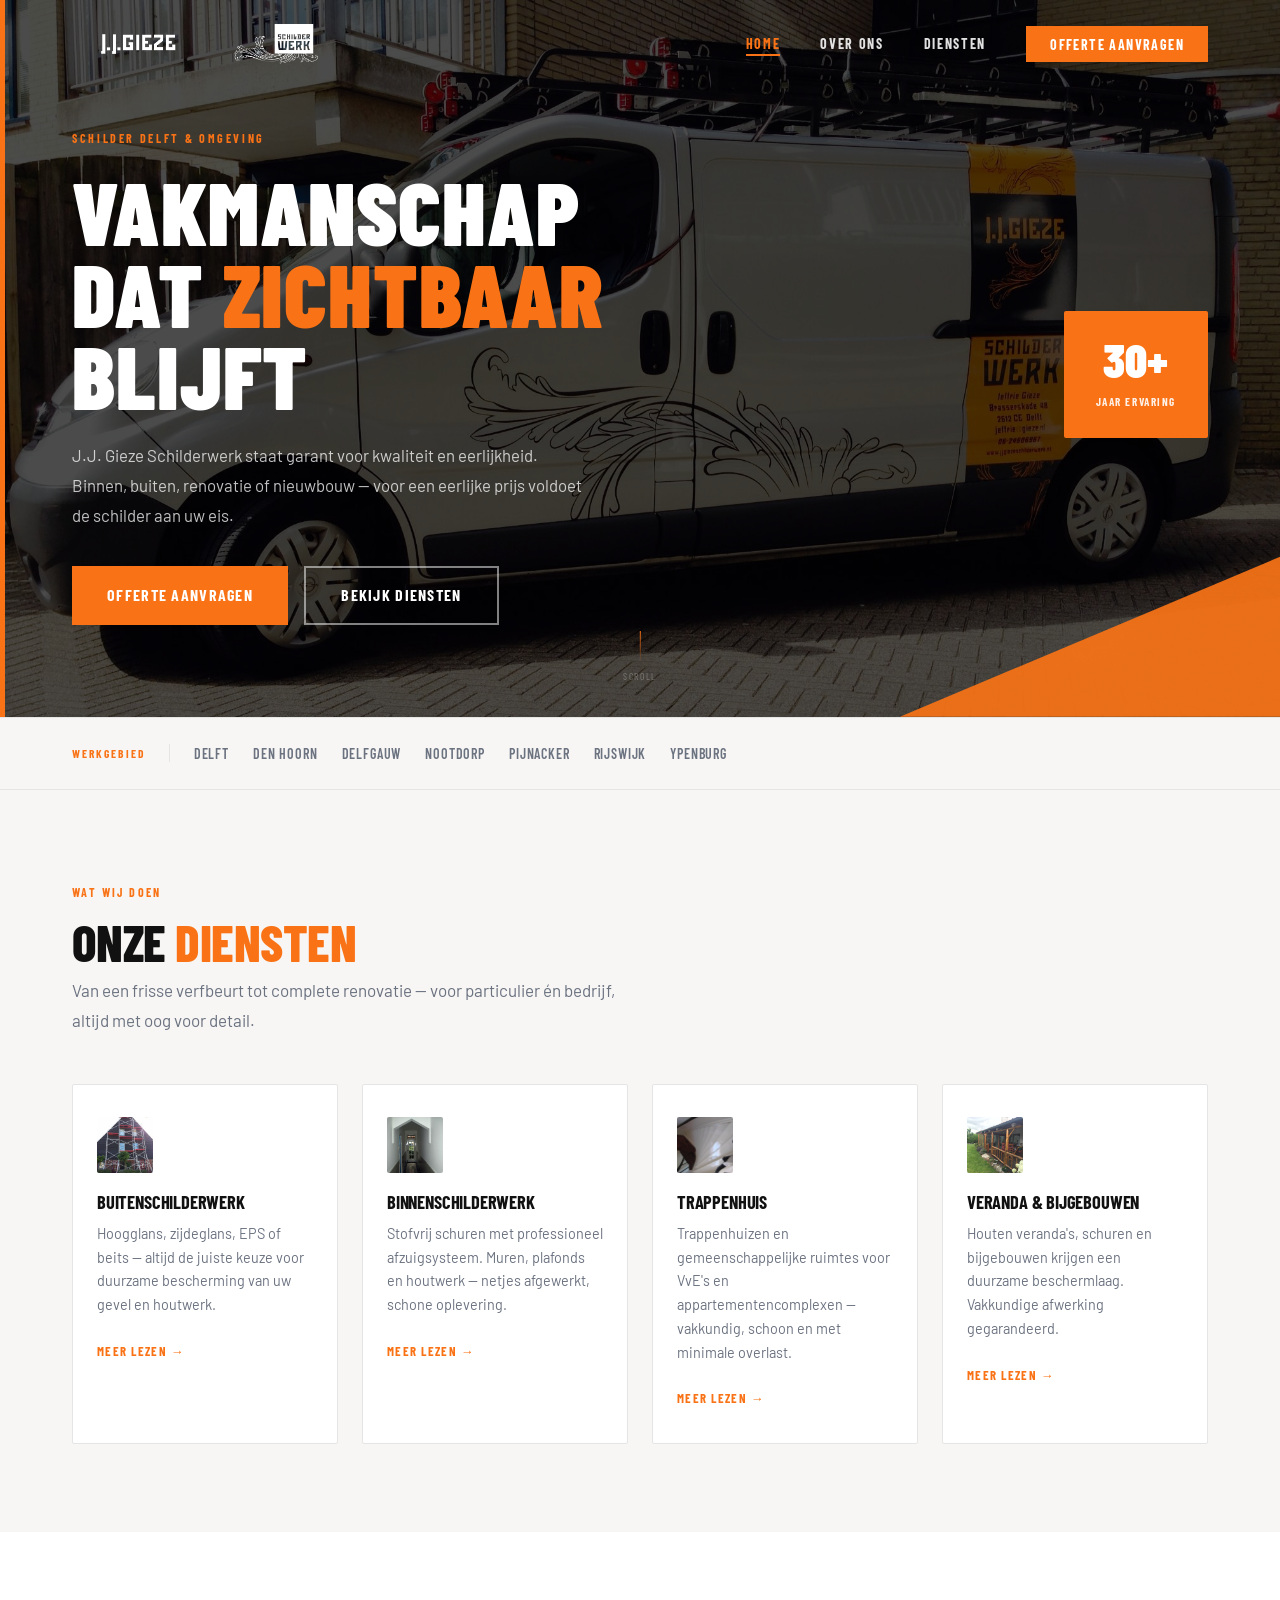
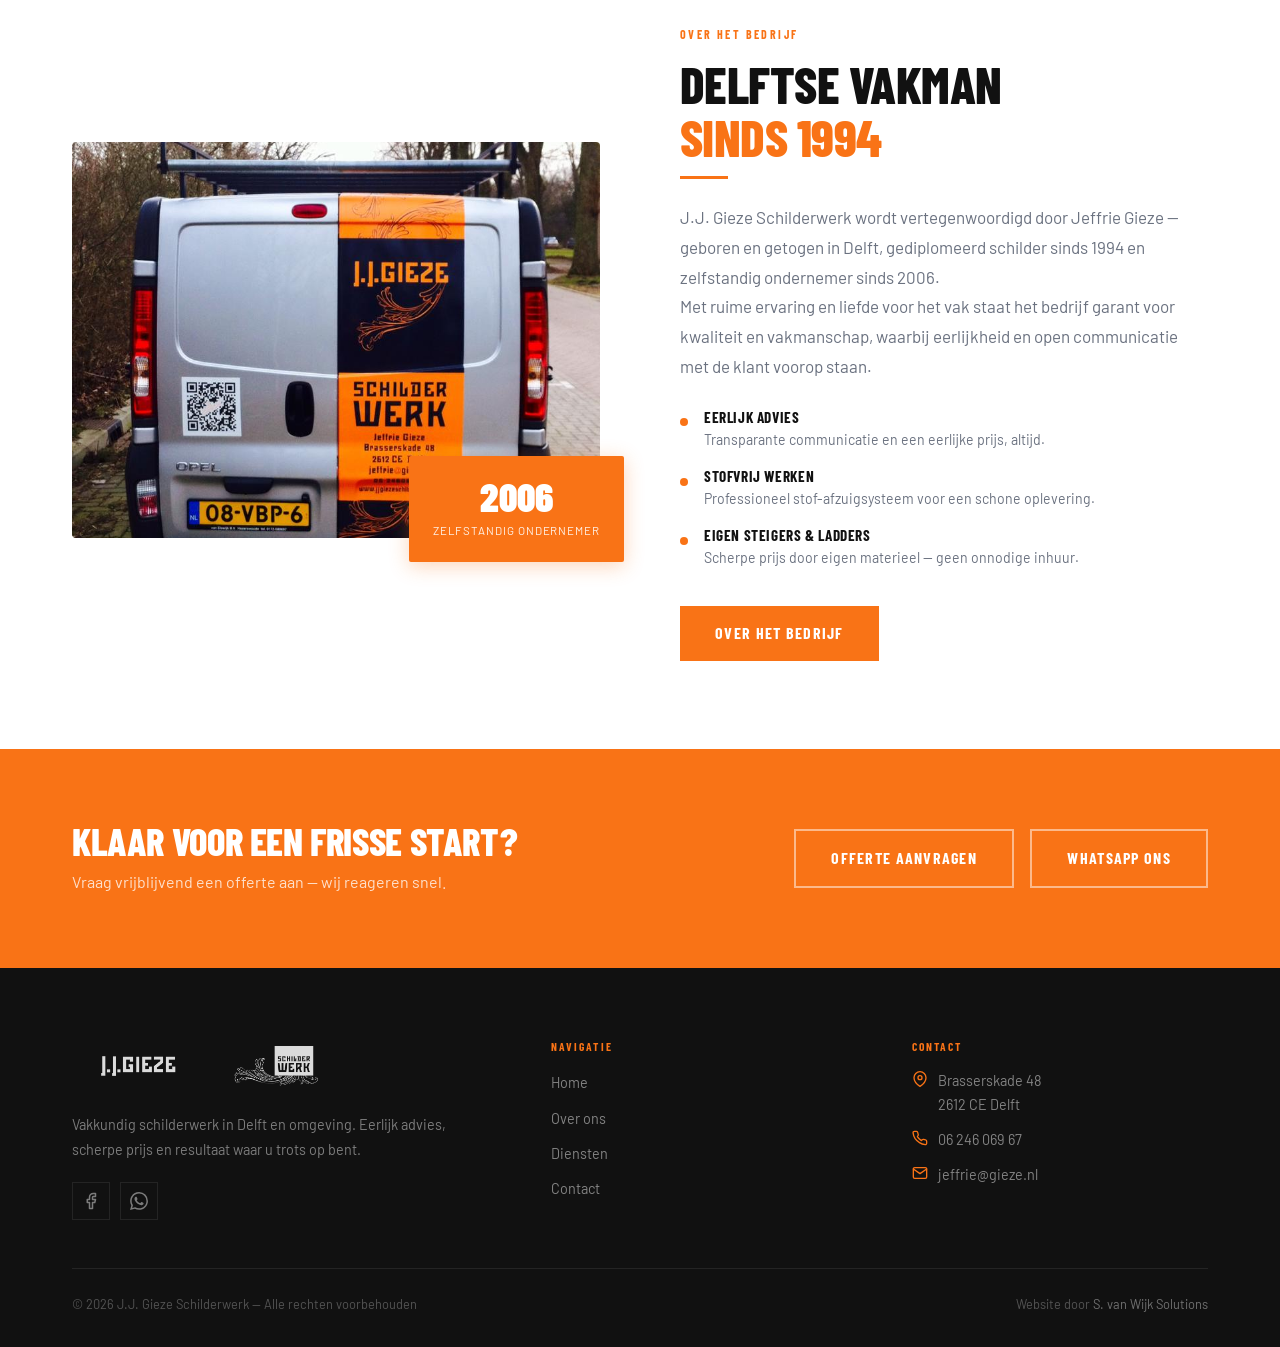
<file: index.html>
<!DOCTYPE html>
<html lang="nl">
<head>
  <meta charset="UTF-8">
  <meta name="viewport" content="width=device-width, initial-scale=1.0">
  <title>Schilder Delft | J.J. Gieze Schilderwerk</title>
  <meta name="description" content="J.J. Gieze Schilderwerk – vakkundig schildersbedrijf in Delft en omgeving. Binnen- en buitenschilderwerk, renovatie. Eerlijk advies, scherpe prijs. Bel 06 246 069 67.">
  <meta name="robots" content="index, follow">
  <link rel="canonical" href="https://jjgiezeschilderwerk.nl/index.html">
  <meta property="og:title" content="Schilder Delft | J.J. Gieze Schilderwerk">
  <meta property="og:description" content="Vakkundig schildersbedrijf in Delft en omgeving. Binnen- en buitenschilderwerk, renovatie. Eerlijk advies, scherpe prijs.">
  <meta property="og:image" content="https://jjgiezeschilderwerk.nl/assets/images/og-image.webp">
  <meta property="og:url" content="https://jjgiezeschilderwerk.nl/index.html">
  <meta property="og:type" content="website">
  <meta property="og:locale" content="nl_NL">
  <script type="application/ld+json">
  {
    "@context": "https://schema.org",
    "@type": "LocalBusiness",
    "name": "J.J. Gieze Schilderwerk",
    "url": "https://jjgiezeschilderwerk.nl",
    "telephone": "+31624606967",
    "email": "jeffrie@gieze.nl",
    "address": {
      "@type": "PostalAddress",
      "streetAddress": "Brasserskade 48",
      "addressLocality": "Delft",
      "postalCode": "2612 CE",
      "addressCountry": "NL"
    },
    "openingHoursSpecification": [
      {
        "@type": "OpeningHoursSpecification",
        "dayOfWeek": ["Monday","Tuesday","Wednesday","Thursday","Friday"],
        "opens": "07:30",
        "closes": "17:30"
      }
    ],
    "sameAs": [
      "https://www.facebook.com/people/Schildersbedrijf-JJ-Gieze-Schilderwerk/100063960887792/"
    ]
  }
  </script>
  <link rel="stylesheet" href="style.css">
  <link rel="icon" href="favicon.ico">
</head>
<body>

  <div id="header-placeholder"></div>

  <!-- ══════════════ HERO ══════════════ -->
  <section class="hero" aria-label="Introductie J.J. Gieze Schilderwerk">
    <img
      src="assets/images/bus.jpg"
      alt=""
      width="2048"
      height="1128"
      loading="eager"
      decoding="async"
      class="hero-bg-img"
      aria-hidden="true"
    >
    <div class="hero-overlay" aria-hidden="true"></div>
    <div class="hero-accent-bar" aria-hidden="true"></div>
    <div class="hero-diagonal" aria-hidden="true"></div>
    <div class="hero-scroll" aria-hidden="true">
      <div class="hero-scroll-line"></div>
      <span>Scroll</span>
    </div>
    <div class="hero-content">
      <div class="hero-text">
        <span class="label">Schilder Delft &amp; Omgeving</span>
        <h1>Vakmanschap<br>dat <span>zichtbaar</span><br>blijft</h1>
        <p class="hero-sub">J.J. Gieze Schilderwerk staat garant voor kwaliteit en eerlijkheid. Binnen, buiten, renovatie of nieuwbouw — voor een eerlijke prijs voldoet de schilder aan uw eis.</p>
        <div class="hero-actions">
          <a href="contact.html" class="btn btn--primary">Offerte aanvragen</a>
          <a href="diensten.html" class="btn btn--outline-white">Bekijk diensten</a>
        </div>
      </div>
      <div class="hero-stats" aria-label="Feiten over J.J. Gieze Schilderwerk">
        <div class="hero-stat hero-stat--accent">
          <span class="hero-stat-num">30+</span>
          <span class="hero-stat-label">Jaar ervaring</span>
        </div>
      </div>
    </div>
  </section>

  <!-- WERKGEBIED STRIP -->
  <div class="werkgebied" aria-label="Werkgebied">
    <div class="container">
      <div class="werkgebied-inner">
        <span class="werkgebied-label">Werkgebied</span>
        <div class="werkgebied-sep" aria-hidden="true"></div>
        <div class="werkgebied-list">
          <span>Delft</span><span>Den Hoorn</span><span>Delfgauw</span>
          <span>Nootdorp</span><span>Pijnacker</span><span>Rijswijk</span><span>Ypenburg</span>
        </div>
      </div>
    </div>
  </div>

  <!-- DIENSTEN OVERZICHT -->
  <section class="section section--soft" aria-labelledby="diensten-heading">
    <div class="container">
      <span class="label fade-up">Wat wij doen</span>
      <h2 id="diensten-heading" class="fade-up">Onze <span style="color:var(--accent)">Diensten</span></h2>
      <p class="fade-up" style="max-width:560px;margin-top:0.5rem;">Van een frisse verfbeurt tot complete renovatie — voor particulier én bedrijf, altijd met oog voor detail.</p>
      <div class="diensten-grid">
        <article class="dienst-card fade-up">
          <div class="dienst-icon">
            <img src="assets/images/stijgers.jpg" alt="Buitenschilderwerk" width="720" height="960" loading="lazy" decoding="async">
          </div>
          <h3>Buitenschilderwerk</h3>
          <p>Hoogglans, zijdeglans, EPS of beits — altijd de juiste keuze voor duurzame bescherming van uw gevel en houtwerk.</p>
          <a href="diensten.html#buiten" class="btn-ghost">Meer lezen →</a>
        </article>
        <article class="dienst-card fade-up">
          <div class="dienst-icon">
            <img src="assets/images/renovatiebinnenwerk.jpg" alt="Binnenschilderwerk" width="800" height="600" loading="lazy" decoding="async">
          </div>
          <h3>Binnenschilderwerk</h3>
          <p>Stofvrij schuren met professioneel afzuigsysteem. Muren, plafonds en houtwerk — netjes afgewerkt, schone oplevering.</p>
          <a href="diensten.html#binnen" class="btn-ghost">Meer lezen →</a>
        </article>
        <article class="dienst-card fade-up">
          <div class="dienst-icon">
            <img src="assets/images/trappenhuisna.jpg" alt="Trappenhuis en gemeenschappelijke ruimtes" width="600" height="450" loading="lazy" decoding="async">
          </div>
          <h3>Trappenhuis</h3>
          <p>Trappenhuizen en gemeenschappelijke ruimtes voor VvE's en appartementencomplexen — vakkundig, schoon en met minimale overlast.</p>
          <a href="diensten.html#trappenhuis" class="btn-ghost">Meer lezen →</a>
        </article>
        <article class="dienst-card fade-up">
          <div class="dienst-icon">
            <img src="assets/images/veranda.jpg" alt="Veranda en bijgebouwen schilderen" width="800" height="600" loading="lazy" decoding="async">
          </div>
          <h3>Veranda &amp; Bijgebouwen</h3>
          <p>Houten veranda's, schuren en bijgebouwen krijgen een duurzame beschermlaag. Vakkundige afwerking gegarandeerd.</p>
          <a href="diensten.html#veranda" class="btn-ghost">Meer lezen →</a>
        </article>
      </div>
    </div>
  </section>

  <!-- OVER ONS SNIPPET -->
  <section class="section" aria-labelledby="over-heading">
    <div class="container">
      <div class="over-snippet">
        <div class="over-img-wrap fade-up">
          <img src="assets/images/werkbusachterkant.jpg" alt="Werkbus J.J. Gieze Schilderwerk met bedrijfsnaam" width="794" height="960" loading="lazy" decoding="async" class="over-img-main">
          <div class="over-img-badge">
            <span class="badge-num">2006</span>
            <span class="badge-label">Zelfstandig ondernemer</span>
          </div>
        </div>
        <div class="over-text fade-up">
          <span class="label">Over het bedrijf</span>
          <h2 id="over-heading">Delftse vakman<br><span style="color:var(--accent)">sinds 1994</span></h2>
          <div class="divider" aria-hidden="true"></div>
          <p>J.J. Gieze Schilderwerk wordt vertegenwoordigd door Jeffrie Gieze — geboren en getogen in Delft, gediplomeerd schilder sinds 1994 en zelfstandig ondernemer sinds 2006.</p>
          <p>Met ruime ervaring en liefde voor het vak staat het bedrijf garant voor kwaliteit en vakmanschap, waarbij eerlijkheid en open communicatie met de klant voorop staan.</p>
          <div class="values">
            <div class="value-item">
              <div class="value-dot" aria-hidden="true"></div>
              <div><h4>Eerlijk advies</h4><p>Transparante communicatie en een eerlijke prijs, altijd.</p></div>
            </div>
            <div class="value-item">
              <div class="value-dot" aria-hidden="true"></div>
              <div><h4>Stofvrij werken</h4><p>Professioneel stof-afzuigsysteem voor een schone oplevering.</p></div>
            </div>
            <div class="value-item">
              <div class="value-dot" aria-hidden="true"></div>
              <div><h4>Eigen steigers &amp; ladders</h4><p>Scherpe prijs door eigen materieel — geen onnodige inhuur.</p></div>
            </div>
          </div>
          <a href="over-ons.html" class="btn btn--primary">Over het bedrijf</a>
        </div>
      </div>
    </div>
  </section>

  <!-- CTA BANNER -->
  <section class="cta-banner" aria-labelledby="cta-heading">
    <div class="container">
      <div class="cta-inner">
        <div>
          <h2 id="cta-heading">Klaar voor een frisse start?</h2>
          <p>Vraag vrijblijvend een offerte aan — wij reageren snel.</p>
        </div>
        <div class="cta-actions">
          <a href="contact.html" class="btn btn--outline-white">Offerte aanvragen</a>
          <a href="https://api.whatsapp.com/send/?phone=31624606967&text=Hallo+ik+heb+een+vraag+over+schilderwerk.&type=phone_number&app_absent=0" class="btn btn--outline-white" target="_blank" rel="noopener noreferrer">WhatsApp ons</a>
        </div>
      </div>
    </div>
  </section>

  <div id="footer-placeholder"></div>
  <script src="js/script.js"></script>
</body>
</html>
</file>
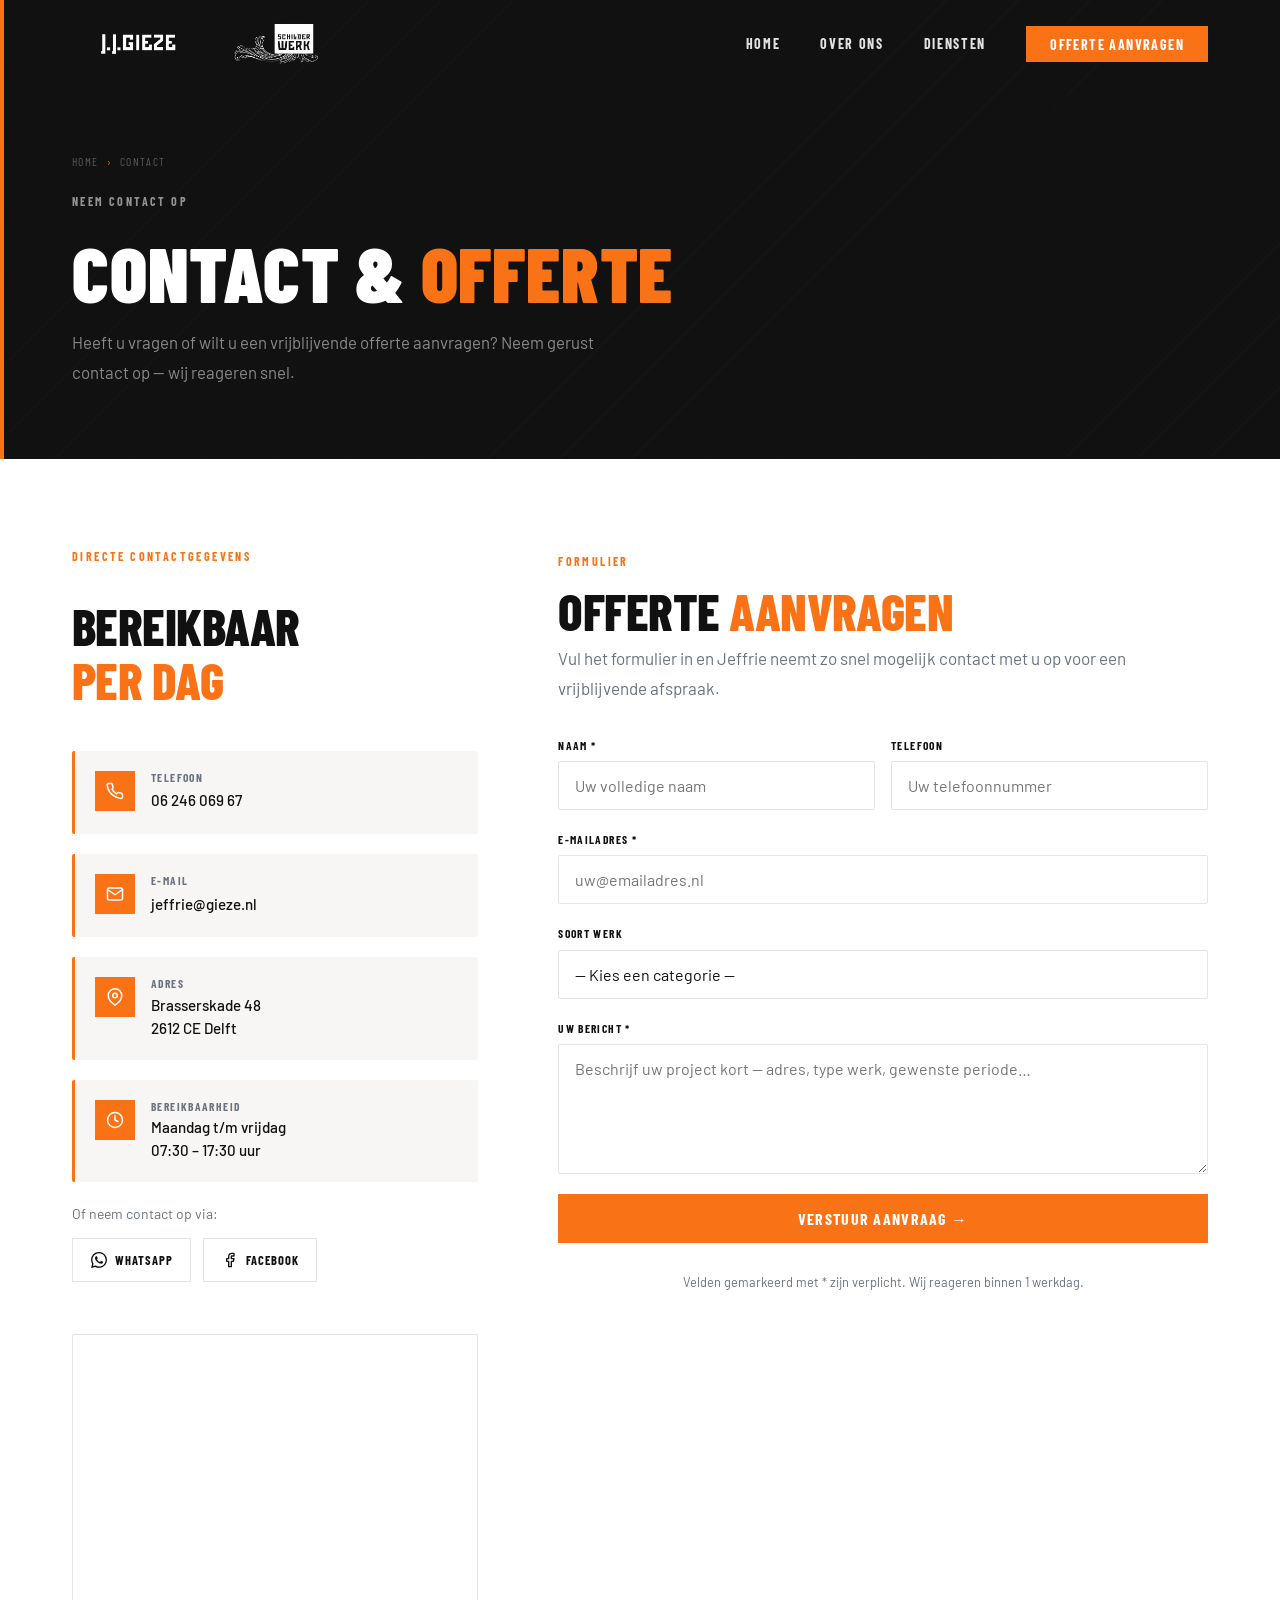
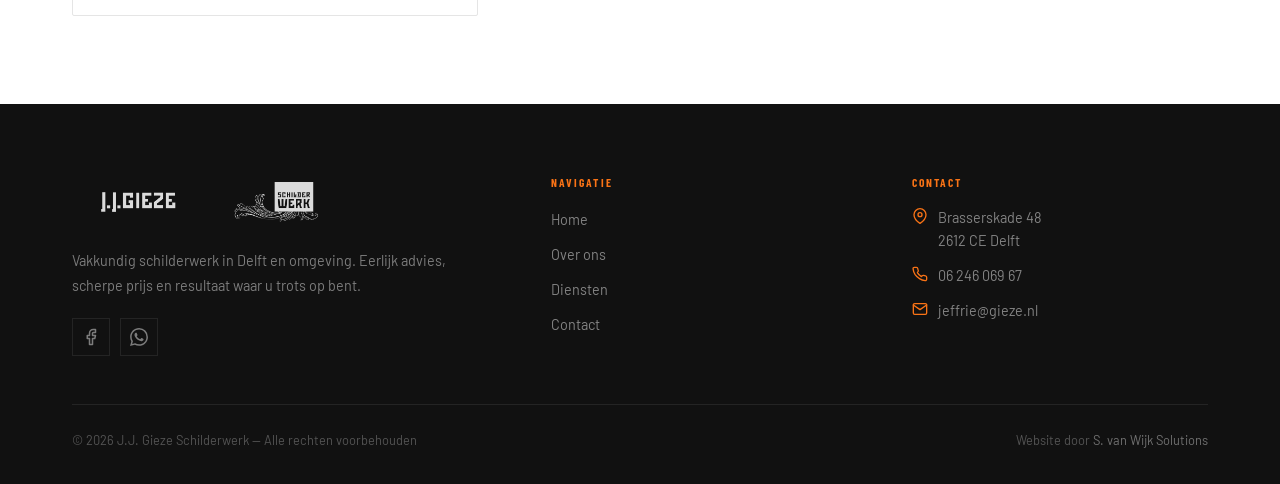
<file: contact.html>
<!DOCTYPE html>
<html lang="nl">
<head>
  <meta charset="UTF-8">
  <meta name="viewport" content="width=device-width, initial-scale=1.0">
  <title>Contact &amp; Offerte aanvragen | J.J. Gieze Schilderwerk Delft</title>
  <meta name="description" content="Neem contact op met J.J. Gieze Schilderwerk in Delft. Bel 06 246 069 67, stuur een e-mail of vraag direct een vrijblijvende offerte aan via het formulier.">
  <meta name="robots" content="index, follow">
  <link rel="canonical" href="https://jjgiezeschilderwerk.nl/contact.html">

  <meta property="og:title" content="Contact &amp; Offerte aanvragen | J.J. Gieze Schilderwerk Delft">
  <meta property="og:description" content="Neem contact op met J.J. Gieze Schilderwerk. Bel 06 246 069 67 of vraag een vrijblijvende offerte aan.">
  <meta property="og:image" content="https://jjgiezeschilderwerk.nl/assets/images/og-image.webp">
  <meta property="og:url" content="https://jjgiezeschilderwerk.nl/contact.html">
  <meta property="og:type" content="website">
  <meta property="og:locale" content="nl_NL">

  <link rel="stylesheet" href="style.css">
  <link rel="icon" href="favicon.ico">
</head>
<body>

  <div id="header-placeholder"></div>

  <!-- PAGE HERO -->
  <section class="page-hero" aria-label="Contact">
    <div class="page-hero-accent" aria-hidden="true"></div>
    <div class="container">
      <nav class="breadcrumb" aria-label="Kruimelpad">
        <a href="index.html">Home</a>
        <span class="sep" aria-hidden="true">›</span>
        <span aria-current="page">Contact</span>
      </nav>
      <span class="label label--white">Neem contact op</span>
      <h1>Contact &amp; <span>Offerte</span></h1>
      <p>Heeft u vragen of wilt u een vrijblijvende offerte aanvragen? Neem gerust contact op — wij reageren snel.</p>
    </div>
  </section>

  <!-- CONTACT SECTIE -->
  <section class="section" aria-labelledby="contact-heading">
    <div class="container">
      <div class="contact-grid">

        <!-- Linker kolom: contactinfo -->
        <div class="contact-info fade-up">
          <span class="label">Directe contactgegevens</span>
          <h2 id="contact-heading" style="margin-bottom:1.5rem;">Bereikbaar<br><span style="color:var(--accent)">per dag</span></h2>

          <!-- Telefoon -->
          <div class="contact-card">
            <div class="contact-card-icon" aria-hidden="true">
              <svg width="18" height="18" viewBox="0 0 24 24" fill="none" stroke="currentColor" stroke-width="2" stroke-linecap="round" stroke-linejoin="round"><path d="M22 16.92v3a2 2 0 0 1-2.18 2 19.79 19.79 0 0 1-8.63-3.07A19.5 19.5 0 0 1 4.69 13a19.79 19.79 0 0 1-3.07-8.67A2 2 0 0 1 3.62 2h3a2 2 0 0 1 2 1.72c.127.96.361 1.903.7 2.81a2 2 0 0 1-.45 2.11L8.09 9.91a16 16 0 0 0 6 6l1.27-1.27a2 2 0 0 1 2.11-.45c.907.339 1.85.573 2.81.7A2 2 0 0 1 22 16.92z"/></svg>
            </div>
            <div>
              <h4>Telefoon</h4>
              <a href="tel:+31624606967">06 246 069 67</a>
            </div>
          </div>

          <!-- E-mail -->
          <div class="contact-card">
            <div class="contact-card-icon" aria-hidden="true">
              <svg width="18" height="18" viewBox="0 0 24 24" fill="none" stroke="currentColor" stroke-width="2" stroke-linecap="round" stroke-linejoin="round"><path d="M4 4h16c1.1 0 2 .9 2 2v12c0 1.1-.9 2-2 2H4c-1.1 0-2-.9-2-2V6c0-1.1.9-2 2-2z"/><polyline points="22,6 12,13 2,6"/></svg>
            </div>
            <div>
              <h4>E-mail</h4>
              <a href="mailto:jeffrie@gieze.nl">jeffrie@gieze.nl</a>
            </div>
          </div>

          <!-- Adres -->
          <div class="contact-card">
            <div class="contact-card-icon" aria-hidden="true">
              <svg width="18" height="18" viewBox="0 0 24 24" fill="none" stroke="currentColor" stroke-width="2" stroke-linecap="round" stroke-linejoin="round"><path d="M21 10c0 7-9 13-9 13s-9-6-9-13a9 9 0 0 1 18 0z"/><circle cx="12" cy="10" r="3"/></svg>
            </div>
            <div>
              <h4>Adres</h4>
              <p>Brasserskade 48<br>2612 CE Delft</p>
            </div>
          </div>

          <!-- Openingstijden -->
          <div class="contact-card">
            <div class="contact-card-icon" aria-hidden="true">
              <svg width="18" height="18" viewBox="0 0 24 24" fill="none" stroke="currentColor" stroke-width="2" stroke-linecap="round" stroke-linejoin="round"><circle cx="12" cy="12" r="10"/><polyline points="12 6 12 12 16 14"/></svg>
            </div>
            <div>
              <h4>Bereikbaarheid</h4>
              <p>Maandag t/m vrijdag<br>07:30 – 17:30 uur</p>
            </div>
          </div>

          <!-- Social knoppen: WhatsApp icoon correct -->
          <div>
            <p style="font-size:0.875rem;margin-bottom:0.75rem;color:var(--text-muted);">Of neem contact op via:</p>
            <div class="social-btns">
              <a
                href="https://api.whatsapp.com/send/?phone=31624606967&text=Hallo+ik+heb+een+vraag+over+schilderwerk.&type=phone_number&app_absent=0"
                class="social-btn"
                target="_blank"
                rel="noopener noreferrer"
                aria-label="WhatsApp J.J. Gieze Schilderwerk"
              >
                <!-- WhatsApp icoon (officieel logo SVG path) -->
                <svg width="16" height="16" viewBox="0 0 24 24" fill="currentColor" aria-hidden="true">
                  <path d="M17.472 14.382c-.297-.149-1.758-.867-2.03-.967-.273-.099-.471-.148-.67.15-.197.297-.767.966-.94 1.164-.173.199-.347.223-.644.075-.297-.15-1.255-.463-2.39-1.475-.883-.788-1.48-1.761-1.653-2.059-.173-.297-.018-.458.13-.606.134-.133.298-.347.446-.52.149-.174.198-.298.298-.497.099-.198.05-.371-.025-.52-.075-.149-.669-1.612-.916-2.207-.242-.579-.487-.5-.669-.51-.173-.008-.371-.01-.57-.01-.198 0-.52.074-.792.372-.272.297-1.04 1.016-1.04 2.479 0 1.462 1.065 2.875 1.213 3.074.149.198 2.096 3.2 5.077 4.487.709.306 1.262.489 1.694.625.712.227 1.36.195 1.871.118.571-.085 1.758-.719 2.006-1.413.248-.694.248-1.289.173-1.413-.074-.124-.272-.198-.57-.347m-5.421 7.403h-.004a9.87 9.87 0 0 1-5.031-1.378l-.361-.214-3.741.982.998-3.648-.235-.374a9.86 9.86 0 0 1-1.51-5.26c.001-5.45 4.436-9.884 9.888-9.884 2.64 0 5.122 1.03 6.988 2.898a9.825 9.825 0 0 1 2.893 6.994c-.003 5.45-4.437 9.884-9.885 9.884m8.413-18.297A11.815 11.815 0 0 0 12.05 0C5.495 0 .16 5.335.157 11.892c0 2.096.547 4.142 1.588 5.945L.057 24l6.305-1.654a11.882 11.882 0 0 0 5.683 1.448h.005c6.554 0 11.89-5.335 11.893-11.893a11.821 11.821 0 0 0-3.48-8.413z"/>
                </svg>
                WhatsApp
              </a>
              <a
                href="https://www.facebook.com/people/Schildersbedrijf-JJ-Gieze-Schilderwerk/100063960887792/#"
                class="social-btn"
                target="_blank"
                rel="noopener noreferrer"
                aria-label="Facebook J.J. Gieze Schilderwerk"
              >
                <svg width="16" height="16" viewBox="0 0 24 24" fill="none" stroke="currentColor" stroke-width="2" stroke-linecap="round" stroke-linejoin="round" aria-hidden="true"><path d="M18 2h-3a5 5 0 0 0-5 5v3H7v4h3v8h4v-8h3l1-4h-4V7a1 1 0 0 1 1-1h3z"/></svg>
                Facebook
              </a>
            </div>
          </div>

          <!-- Google Maps -->
          <div class="map-wrap">
            <iframe
              title="Locatie J.J. Gieze Schilderwerk — Brasserskade 48, Delft"
              src="https://www.google.com/maps/embed?pb=!1m18!1m12!1m3!1d2452.469624783985!2d4.351968315820313!3d52.00518797971687!2m3!1f0!2f0!3f0!3m2!1i1024!2i768!4f13.1!3m3!1m2!1s0x47c5b5b3c5b3b3b3%3A0x3b3b3b3b3b3b3b3b!2sBrasserskade%2048%2C%202612%20CE%20Delft!5e0!3m2!1snl!2snl!4v1620000000000!5m2!1snl!2snl"
              width="100%"
              height="280"
              style="display:block;border:0;border-radius:var(--radius-md);"
              allowfullscreen=""
              loading="lazy"
              referrerpolicy="no-referrer-when-downgrade"
            ></iframe>
          </div>
        </div>

        <!-- Rechter kolom: formulier -->
        <div class="fade-up">
          <span class="label">Formulier</span>
          <h2 style="margin-bottom:0.4rem;">Offerte <span style="color:var(--accent)">Aanvragen</span></h2>
          <p style="margin-bottom:2rem;">Vul het formulier in en Jeffrie neemt zo snel mogelijk contact met u op voor een vrijblijvende afspraak.</p>

          <div id="form-success" class="form-success" role="alert" tabindex="-1">
            ✅ Uw bericht is verstuurd! Jeffrie neemt zo snel mogelijk contact met u op.
          </div>

          <form
            id="contact-form"
            class="contact-form"
            action="https://formspree.io/f/VERVANG_MET_JOUW_FORMSPREE_ID"
            method="POST"
            novalidate
            aria-label="Offerte aanvraag formulier"
          >
            <input type="hidden" name="_subject" value="Nieuw bericht via website J.J. Gieze Schilderwerk">
            <input type="hidden" name="_language" value="nl">

            <div class="form-row">
              <div class="form-group">
                <label for="naam">Naam <span aria-hidden="true">*</span></label>
                <input
                  type="text"
                  id="naam"
                  name="naam"
                  placeholder="Uw volledige naam"
                  required
                  autocomplete="name"
                >
              </div>
              <div class="form-group">
                <label for="telefoon">Telefoon</label>
                <input
                  type="tel"
                  id="telefoon"
                  name="telefoon"
                  placeholder="Uw telefoonnummer"
                  autocomplete="tel"
                >
              </div>
            </div>

            <div class="form-group">
              <label for="email">E-mailadres <span aria-hidden="true">*</span></label>
              <input
                type="email"
                id="email"
                name="email"
                placeholder="uw@emailadres.nl"
                required
                autocomplete="email"
              >
            </div>

            <div class="form-group">
              <label for="onderwerp">Soort werk</label>
              <select id="onderwerp" name="onderwerp">
                <option value="">— Kies een categorie —</option>
                <option value="Buitenschilderwerk">Buitenschilderwerk</option>
                <option value="Binnenschilderwerk">Binnenschilderwerk</option>
                <option value="Renovatie">Renovatieschilderwerk</option>
                <option value="Trappenhuis">Trappenhuis / gemeenschappelijke ruimte</option>
                <option value="Deuren en houtwerk">Deuren &amp; houtwerk</option>
                <option value="Veranda / bijgebouwen">Veranda / bijgebouwen</option>
                <option value="Anders">Anders / combinatie</option>
              </select>
            </div>

            <div class="form-group">
              <label for="bericht">Uw bericht <span aria-hidden="true">*</span></label>
              <textarea
                id="bericht"
                name="bericht"
                placeholder="Beschrijf uw project kort — adres, type werk, gewenste periode…"
                required
              ></textarea>
            </div>

            <button type="submit" class="btn btn--primary" style="width:100%;justify-content:center;">
              Verstuur aanvraag →
            </button>

            <p style="font-size:0.8rem;color:var(--text-muted);margin-top:0.5rem;text-align:center;">
              Velden gemarkeerd met * zijn verplicht. Wij reageren binnen 1 werkdag.
            </p>
          </form>
        </div>

      </div>
    </div>
  </section>

  <div id="footer-placeholder"></div>
  <script src="js/script.js"></script>
</body>
</html>
</file>
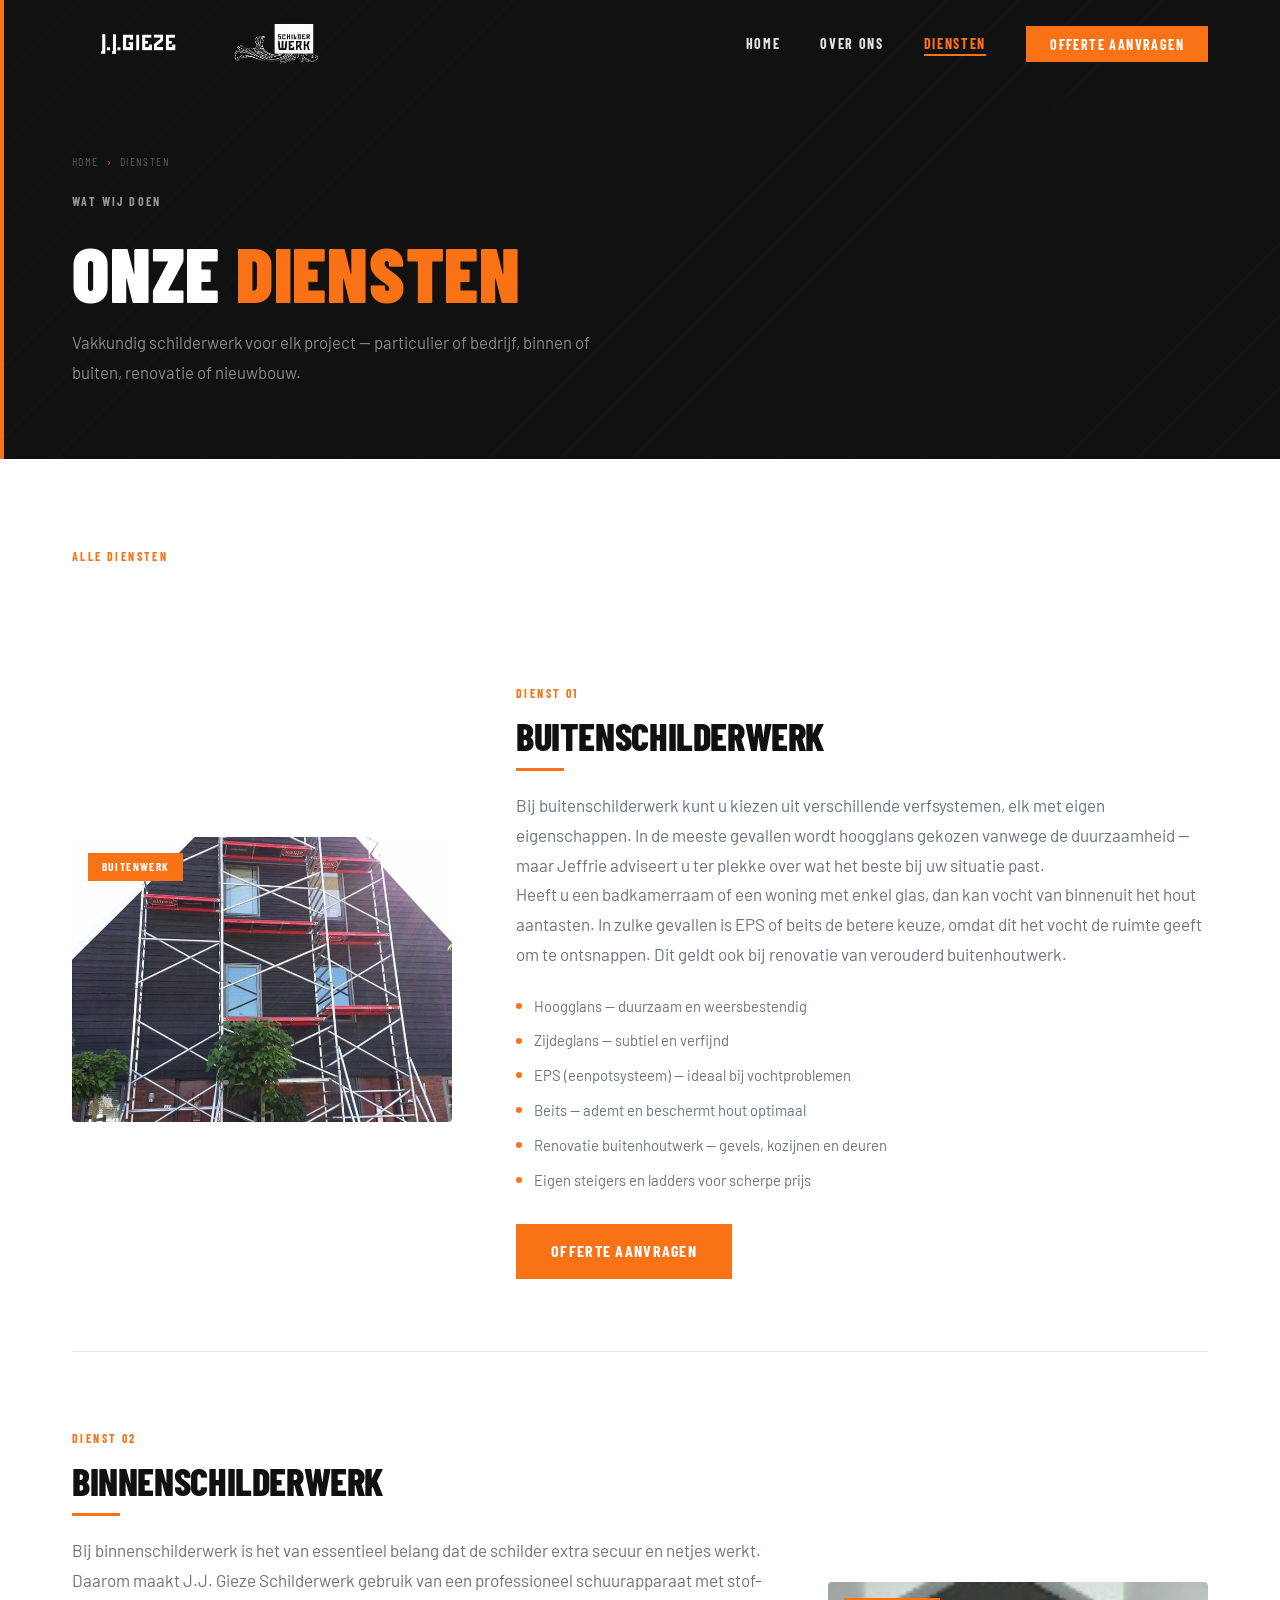
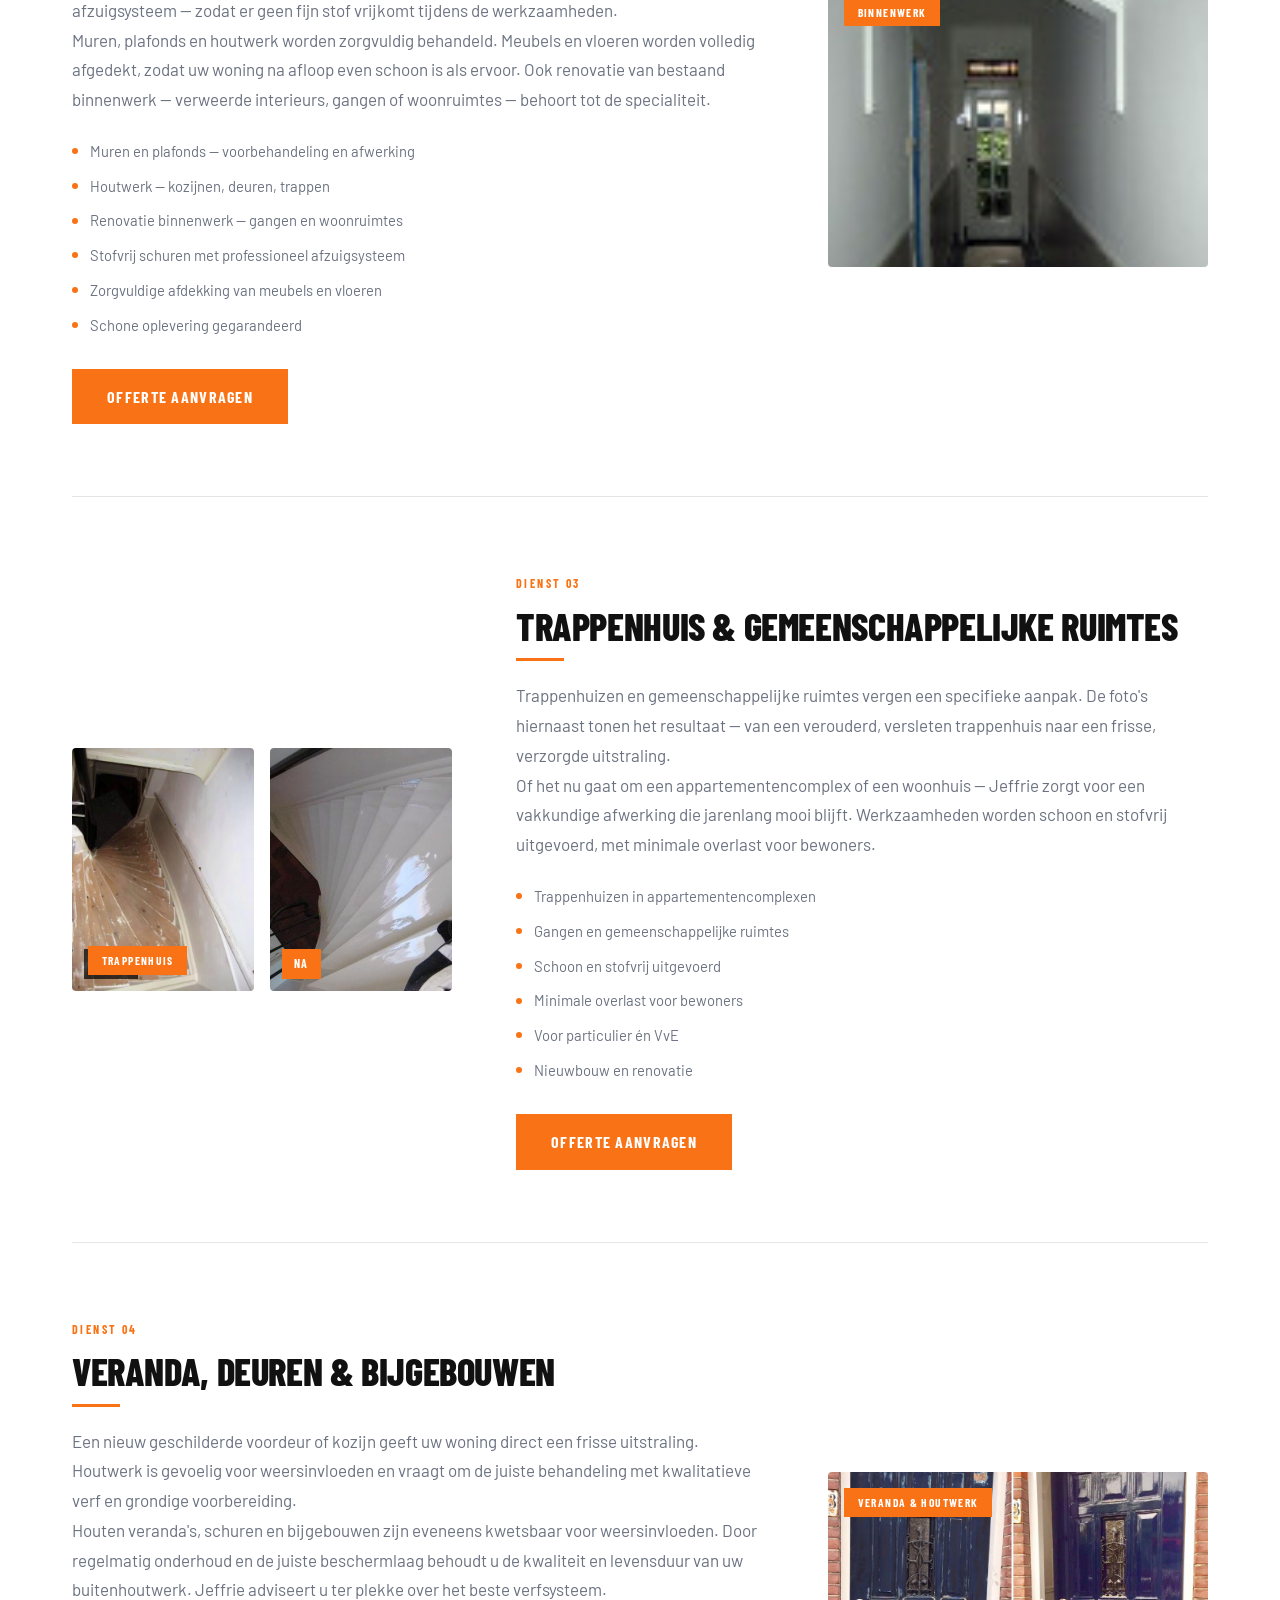
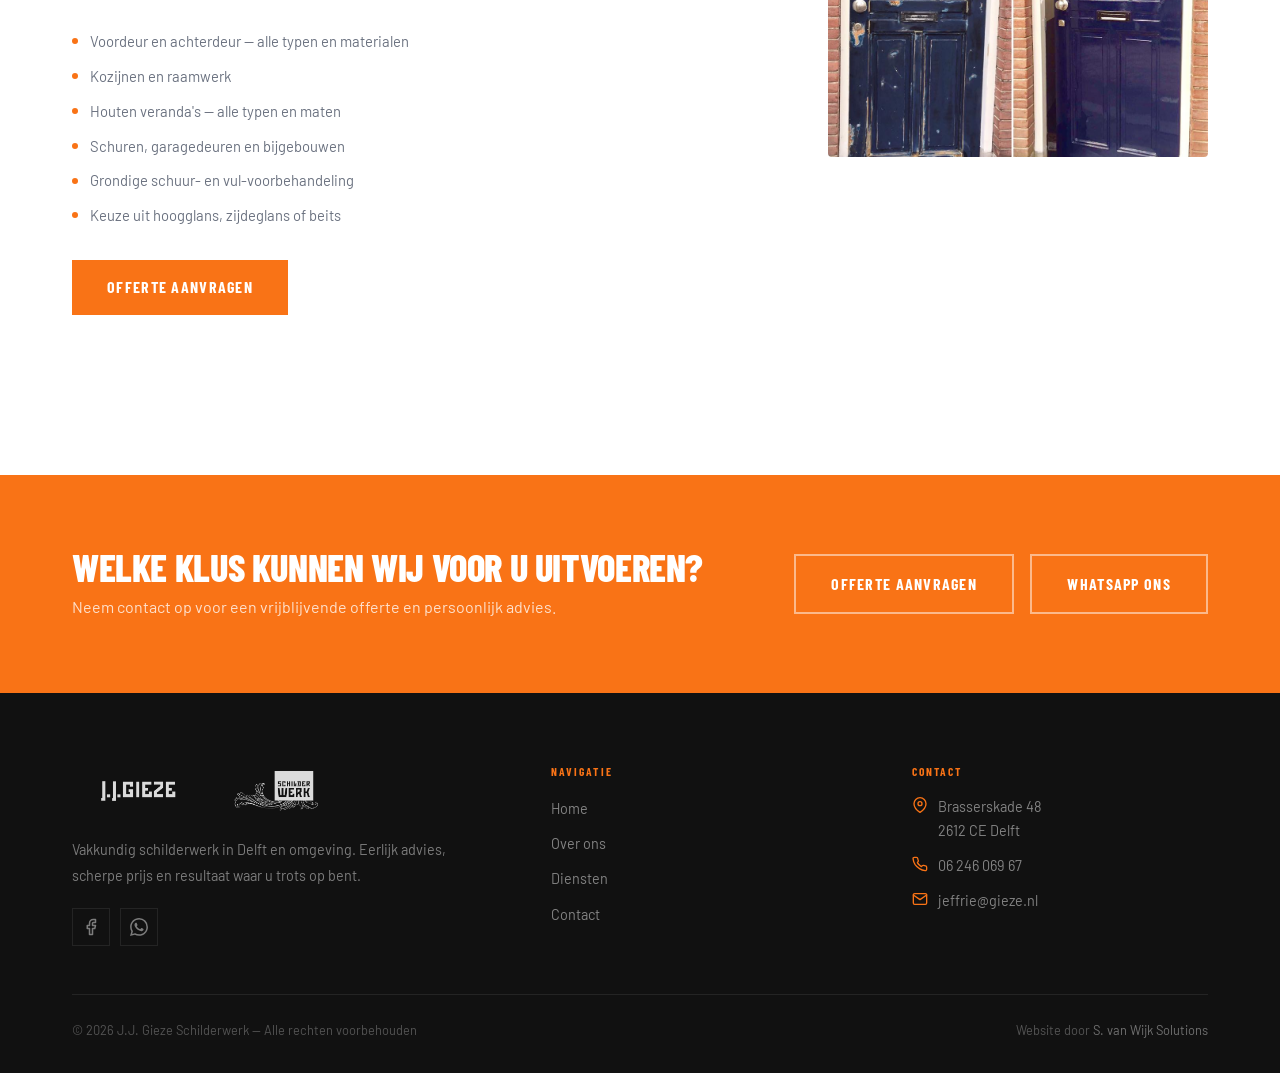
<file: diensten.html>
<!DOCTYPE html>
<html lang="nl">
<head>
  <meta charset="UTF-8">
  <meta name="viewport" content="width=device-width, initial-scale=1.0">
  <title>Diensten — Schilderwerk Delft | J.J. Gieze Schilderwerk</title>
  <meta name="description" content="Binnen- en buitenschilderwerk, renovatie, trappenhuizen en veranda's — J.J. Gieze Schilderwerk in Delft. Professioneel advies en vakkundige uitvoering voor particulier en bedrijf.">
  <meta name="robots" content="index, follow">
  <link rel="canonical" href="https://jjgiezeschilderwerk.nl/diensten.html">
  <meta property="og:title" content="Diensten — Schilderwerk Delft | J.J. Gieze Schilderwerk">
  <meta property="og:description" content="Binnen- en buitenschilderwerk, renovatie, trappenhuizen en veranda's — vakkundig schildersbedrijf in Delft en omgeving.">
  <meta property="og:image" content="https://jjgiezeschilderwerk.nl/assets/images/og-image.webp">
  <meta property="og:url" content="https://jjgiezeschilderwerk.nl/diensten.html">
  <meta property="og:type" content="website">
  <meta property="og:locale" content="nl_NL">
  <link rel="stylesheet" href="style.css">
  <link rel="icon" href="favicon.ico">
</head>
<body>

  <div id="header-placeholder"></div>

  <!-- PAGE HERO -->
  <section class="page-hero" aria-label="Diensten">
    <div class="page-hero-accent" aria-hidden="true"></div>
    <div class="container">
      <nav class="breadcrumb" aria-label="Kruimelpad">
        <a href="index.html">Home</a>
        <span class="sep" aria-hidden="true">›</span>
        <span aria-current="page">Diensten</span>
      </nav>
      <span class="label label--white">Wat wij doen</span>
      <h1>Onze <span>Diensten</span></h1>
      <p>Vakkundig schilderwerk voor elk project — particulier of bedrijf, binnen of buiten, renovatie of nieuwbouw.</p>
    </div>
  </section>

  <!-- DIENSTEN BLOKKEN -->
  <section class="section" aria-labelledby="diensten-label">
    <div class="container">
      <span class="label fade-up" id="diensten-label" style="display:block;margin-bottom:2.5rem;">Alle diensten</span>

      <!-- ========== 1. BUITENSCHILDERWERK ========== -->
      <!-- stijgers.jpg — steigers aan een woning: ideaal voor buiten -->
      <div class="dienst-block fade-up" id="buiten">
        <div class="dienst-block-img">
          <img
            src="assets/images/stijgers.jpg"
            alt="Steigers voor buitenschilderwerk door J.J. Gieze Schilderwerk"
            width="720"
            height="960"
            loading="lazy"
            decoding="async"
          >
          <span class="dienst-tag">Buitenwerk</span>
        </div>
        <div class="dienst-block-text">
          <span class="label">Dienst 01</span>
          <h2>Buitenschilder&shy;werk</h2>
          <div class="divider" aria-hidden="true"></div>
          <p>Bij buitenschilderwerk kunt u kiezen uit verschillende verfsystemen, elk met eigen eigenschappen. In de meeste gevallen wordt hoogglans gekozen vanwege de duurzaamheid — maar Jeffrie adviseert u ter plekke over wat het beste bij uw situatie past.</p>
          <p>Heeft u een badkamerraam of een woning met enkel glas, dan kan vocht van binnenuit het hout aantasten. In zulke gevallen is EPS of beits de betere keuze, omdat dit het vocht de ruimte geeft om te ontsnappen. Dit geldt ook bij renovatie van verouderd buitenhoutwerk.</p>
          <ul class="dienst-list">
            <li>Hoogglans — duurzaam en weersbestendig</li>
            <li>Zijdeglans — subtiel en verfijnd</li>
            <li>EPS (eenpotsysteem) — ideaal bij vochtproblemen</li>
            <li>Beits — ademt en beschermt hout optimaal</li>
            <li>Renovatie buitenhoutwerk — gevels, kozijnen en deuren</li>
            <li>Eigen steigers en ladders voor scherpe prijs</li>
          </ul>
          <a href="contact.html" class="btn btn--primary">Offerte aanvragen</a>
        </div>
      </div>

      <!-- ========== 2. BINNENSCHILDERWERK ========== -->
      <!-- renovatiebinnenwerk.jpg -->
      <div class="dienst-block reverse fade-up" id="binnen">
        <div class="dienst-block-img">
          <img
            src="assets/images/renovatiebinnenwerk.jpg"
            alt="Binnenschilderwerk door J.J. Gieze Schilderwerk"
            width="800"
            height="600"
            loading="lazy"
            decoding="async"
          >
          <span class="dienst-tag">Binnenwerk</span>
        </div>
        <div class="dienst-block-text">
          <span class="label">Dienst 02</span>
          <h2>Binnenschilder&shy;werk</h2>
          <div class="divider" aria-hidden="true"></div>
          <p>Bij binnenschilderwerk is het van essentieel belang dat de schilder extra secuur en netjes werkt. Daarom maakt J.J. Gieze Schilderwerk gebruik van een professioneel schuurapparaat met stof-afzuigsysteem — zodat er geen fijn stof vrijkomt tijdens de werkzaamheden.</p>
          <p>Muren, plafonds en houtwerk worden zorgvuldig behandeld. Meubels en vloeren worden volledig afgedekt, zodat uw woning na afloop even schoon is als ervoor. Ook renovatie van bestaand binnenwerk — verweerde interieurs, gangen of woonruimtes — behoort tot de specialiteit.</p>
          <ul class="dienst-list">
            <li>Muren en plafonds — voorbehandeling en afwerking</li>
            <li>Houtwerk — kozijnen, deuren, trappen</li>
            <li>Renovatie binnenwerk — gangen en woonruimtes</li>
            <li>Stofvrij schuren met professioneel afzuigsysteem</li>
            <li>Zorgvuldige afdekking van meubels en vloeren</li>
            <li>Schone oplevering gegarandeerd</li>
          </ul>
          <a href="contact.html" class="btn btn--primary">Offerte aanvragen</a>
        </div>
      </div>

      <!-- ========== 3. TRAPPENHUIS — VOOR & NA ========== -->
      <!-- Beide trappenhuisfoto's naast elkaar om resultaat te tonen -->
      <div class="dienst-block fade-up" id="trappenhuis">
        <div class="dienst-block-img">
          <div class="voor-na-grid">
            <div class="voor-na-item">
              <img
                src="assets/images/trappenhuisvoor.jpg"
                alt="Trappenhuis vóór schilderwerk — verweerd en verouderd"
                width="450"
                height="600"
                loading="lazy"
                decoding="async"
              >
              <span class="voor-na-label">Vóór</span>
            </div>
            <div class="voor-na-item">
              <img
                src="assets/images/trappenhuisna.jpg"
                alt="Trappenhuis ná schilderwerk — netjes en fris"
                width="600"
                height="450"
                loading="lazy"
                decoding="async"
              >
              <span class="voor-na-label na">Na</span>
            </div>
          </div>
          <span class="dienst-tag" style="top:auto;bottom:1rem;left:1rem;">Trappenhuis</span>
        </div>
        <div class="dienst-block-text">
          <span class="label">Dienst 03</span>
          <h2>Trappenhuis &amp; Gemeenschappelijke Ruimtes</h2>
          <div class="divider" aria-hidden="true"></div>
          <p>Trappenhuizen en gemeenschappelijke ruimtes vergen een specifieke aanpak. De foto's hiernaast tonen het resultaat — van een verouderd, versleten trappenhuis naar een frisse, verzorgde uitstraling.</p>
          <p>Of het nu gaat om een appartementencomplex of een woonhuis — Jeffrie zorgt voor een vakkundige afwerking die jarenlang mooi blijft. Werkzaamheden worden schoon en stofvrij uitgevoerd, met minimale overlast voor bewoners.</p>
          <ul class="dienst-list">
            <li>Trappenhuizen in appartementencomplexen</li>
            <li>Gangen en gemeenschappelijke ruimtes</li>
            <li>Schoon en stofvrij uitgevoerd</li>
            <li>Minimale overlast voor bewoners</li>
            <li>Voor particulier én VvE</li>
            <li>Nieuwbouw en renovatie</li>
          </ul>
          <a href="contact.html" class="btn btn--primary">Offerte aanvragen</a>
        </div>
      </div>

      <!-- ========== 4. VOORDEUR & VERANDA ========== -->
      <!-- deurbuiten.jpg links (geschilderde deur), veranda.jpg verwerkt in tekst -->
      <div class="dienst-block reverse fade-up" id="veranda">
        <div class="dienst-block-img">
          <img
            src="assets/images/deurbuiten.jpg"
            alt="Pas geschilderde voordeur en veranda — J.J. Gieze Schilderwerk"
            width="960"
            height="960"
            loading="lazy"
            decoding="async"
          >
          <span class="dienst-tag">Veranda &amp; Houtwerk</span>
        </div>
        <div class="dienst-block-text">
          <span class="label">Dienst 04</span>
          <h2>Veranda, Deuren &amp; Bijgebouwen</h2>
          <div class="divider" aria-hidden="true"></div>
          <p>Een nieuw geschilderde voordeur of kozijn geeft uw woning direct een frisse uitstraling. Houtwerk is gevoelig voor weersinvloeden en vraagt om de juiste behandeling met kwalitatieve verf en grondige voorbereiding.</p>
          <p>Houten veranda's, schuren en bijgebouwen zijn eveneens kwetsbaar voor weersinvloeden. Door regelmatig onderhoud en de juiste beschermlaag behoudt u de kwaliteit en levensduur van uw buitenhoutwerk. Jeffrie adviseert u ter plekke over het beste verfsysteem.</p>
          <ul class="dienst-list">
            <li>Voordeur en achterdeur — alle typen en materialen</li>
            <li>Kozijnen en raamwerk</li>
            <li>Houten veranda's — alle typen en maten</li>
            <li>Schuren, garagedeuren en bijgebouwen</li>
            <li>Grondige schuur- en vul-voorbehandeling</li>
            <li>Keuze uit hoogglans, zijdeglans of beits</li>
          </ul>
          <a href="contact.html" class="btn btn--primary">Offerte aanvragen</a>
        </div>
      </div>

    </div>
  </section>

  <!-- CTA BANNER -->
  <section class="cta-banner" aria-labelledby="cta-diensten-heading">
    <div class="container">
      <div class="cta-inner">
        <div>
          <h2 id="cta-diensten-heading">Welke klus kunnen wij voor u uitvoeren?</h2>
          <p>Neem contact op voor een vrijblijvende offerte en persoonlijk advies.</p>
        </div>
        <div class="cta-actions">
          <a href="contact.html" class="btn btn--outline-white">Offerte aanvragen</a>
          <a href="https://api.whatsapp.com/send/?phone=31624606967&text=Hallo+ik+heb+een+vraag+over+schilderwerk.&type=phone_number&app_absent=0" class="btn btn--outline-white" target="_blank" rel="noopener noreferrer">WhatsApp ons</a>
        </div>
      </div>
    </div>
  </section>

  <div id="footer-placeholder"></div>
  <script src="js/script.js"></script>
</body>
</html>
</file>
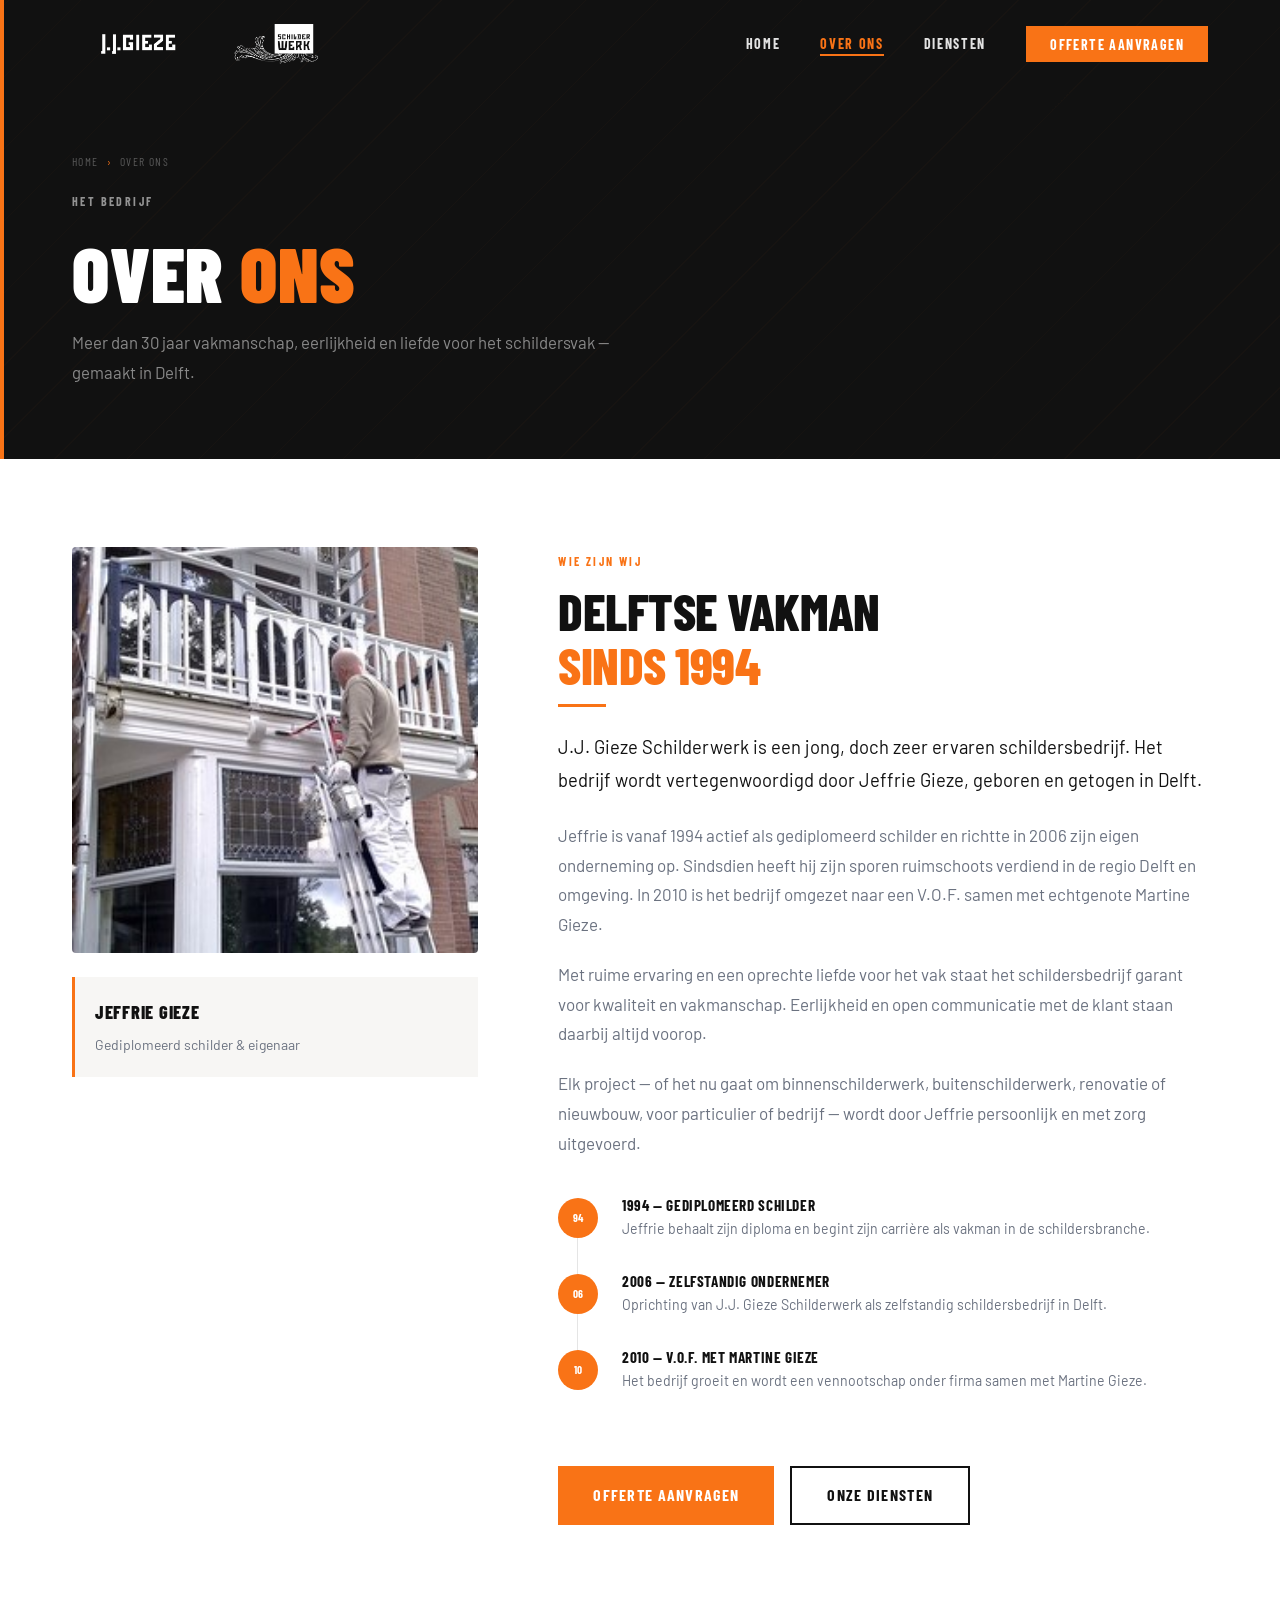
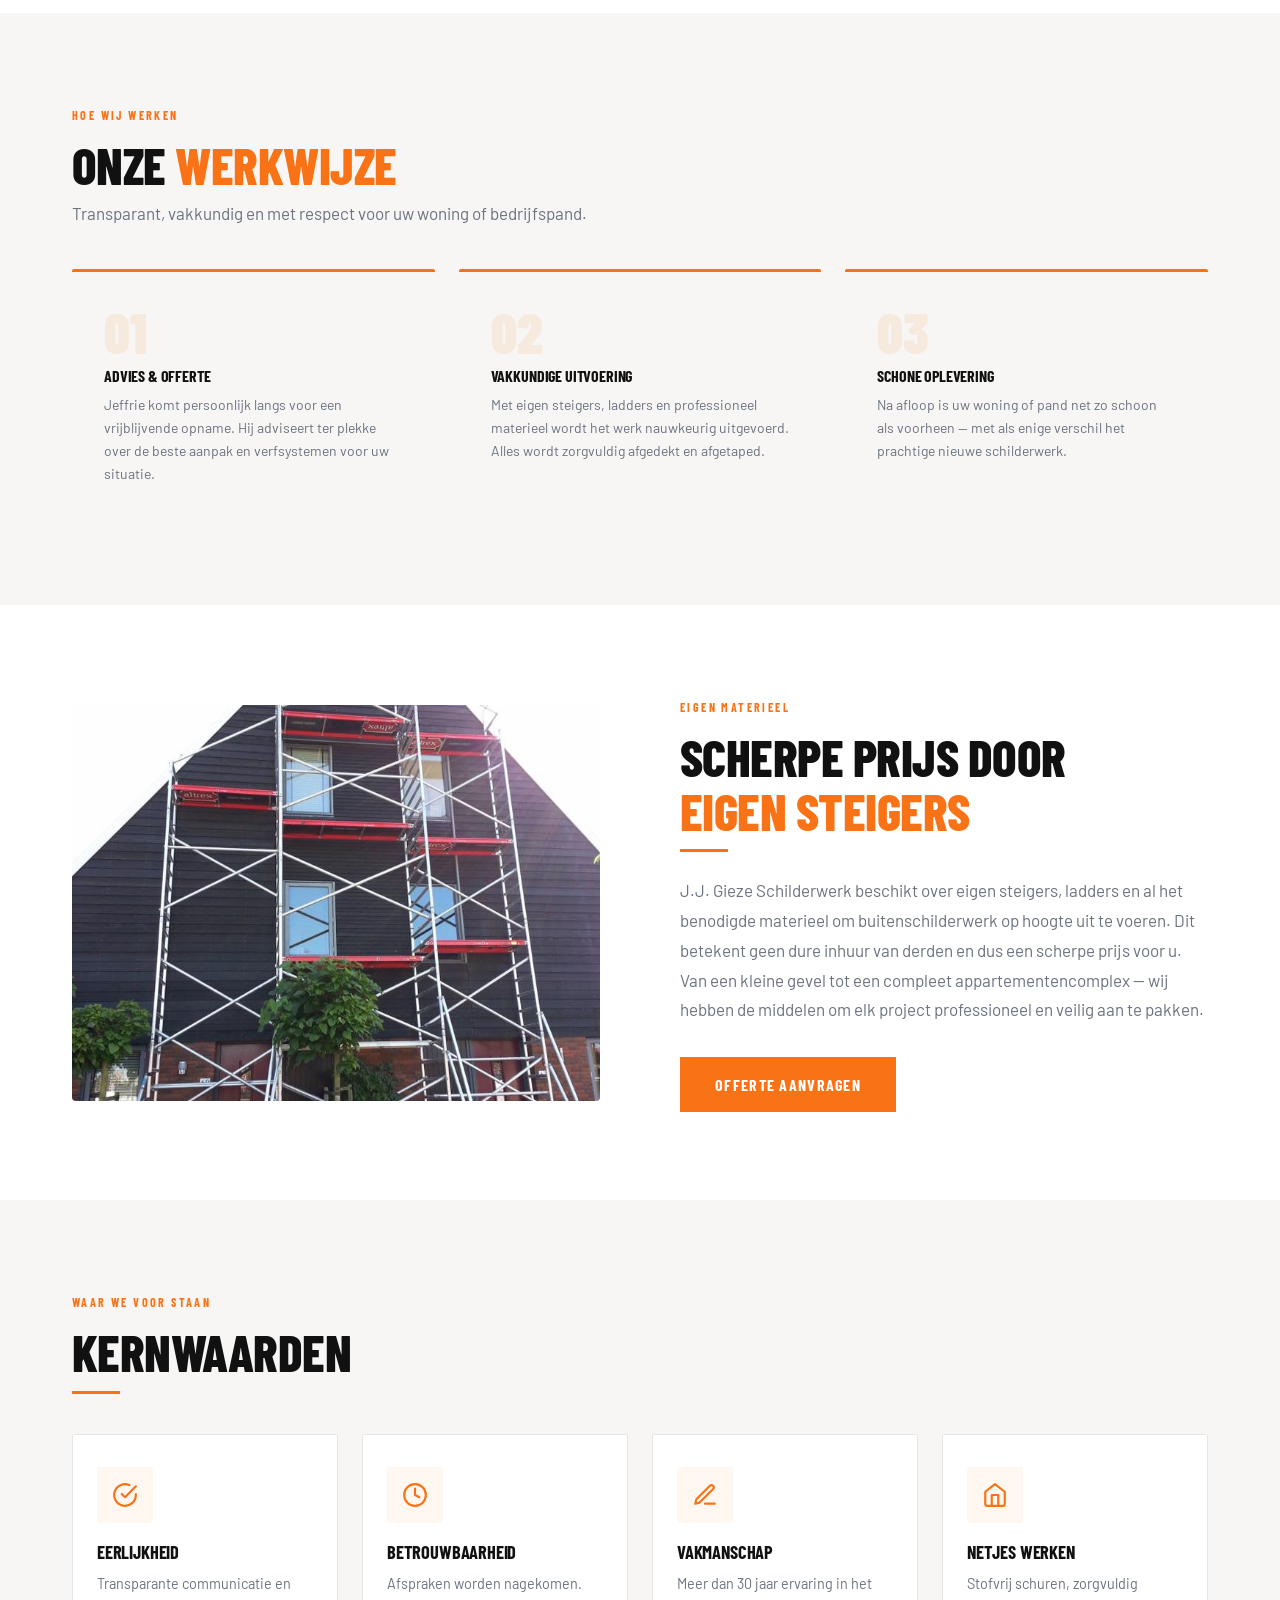
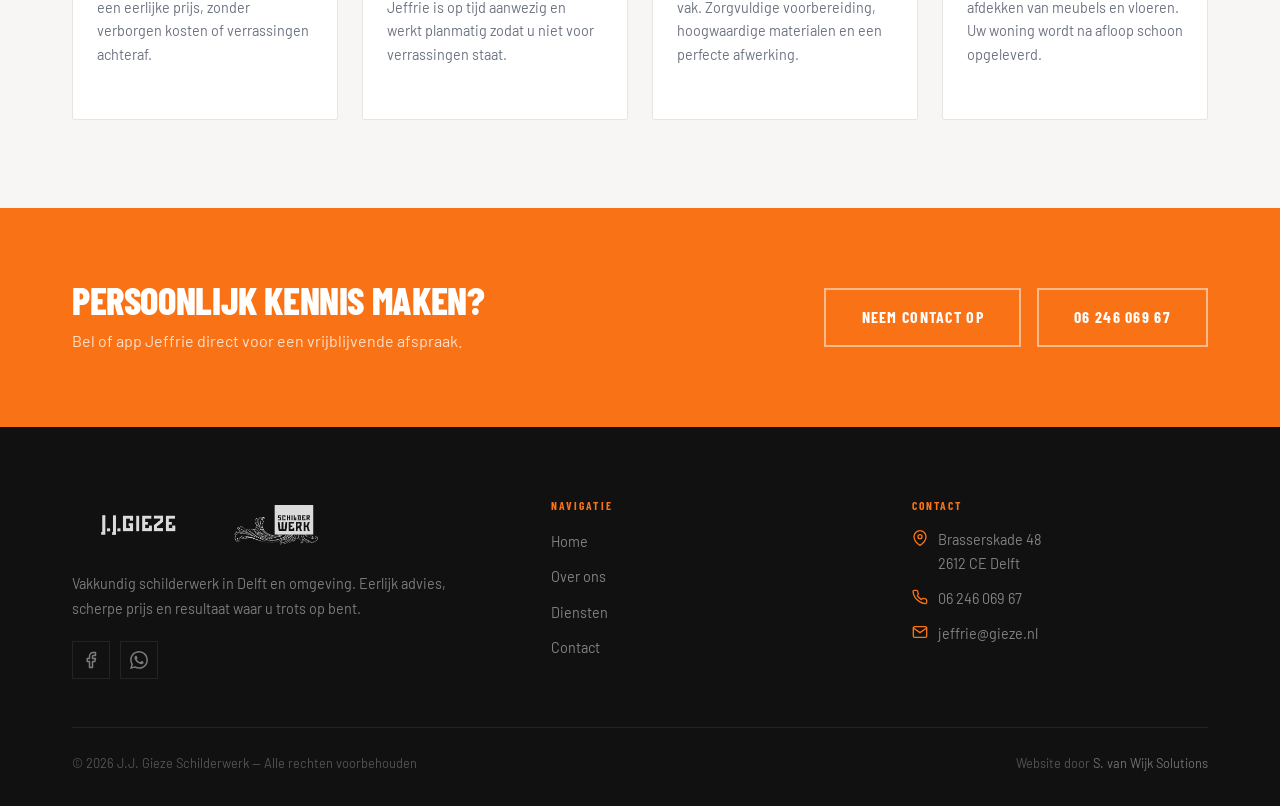
<file: over-ons.html>
<!DOCTYPE html>
<html lang="nl">
<head>
  <meta charset="UTF-8">
  <meta name="viewport" content="width=device-width, initial-scale=1.0">
  <title>Over Ons | J.J. Gieze Schilderwerk Delft</title>
  <meta name="description" content="Leer Jeffrie Gieze kennen — gediplomeerd schilder in Delft sinds 1994, zelfstandig ondernemer sinds 2006. Eerlijk vakmanschap in schilderwerk.">
  <meta name="robots" content="index, follow">
  <link rel="canonical" href="https://jjgiezeschilderwerk.nl/over-ons.html">

  <meta property="og:title" content="Over Ons | J.J. Gieze Schilderwerk Delft">
  <meta property="og:description" content="Leer Jeffrie Gieze kennen — gediplomeerd schilder in Delft sinds 1994, zelfstandig ondernemer sinds 2006.">
  <meta property="og:image" content="https://jjgiezeschilderwerk.nl/assets/images/og-image.webp">
  <meta property="og:url" content="https://jjgiezeschilderwerk.nl/over-ons.html">
  <meta property="og:type" content="website">
  <meta property="og:locale" content="nl_NL">

  <link rel="stylesheet" href="style.css">
  <link rel="icon" href="favicon.ico">
</head>
<body>

  <div id="header-placeholder"></div>

  <!-- PAGE HERO -->
  <section class="page-hero" aria-label="Over ons">
    <div class="page-hero-accent" aria-hidden="true"></div>
    <div class="container">
      <nav class="breadcrumb" aria-label="Kruimelpad">
        <a href="index.html">Home</a>
        <span class="sep" aria-hidden="true">›</span>
        <span aria-current="page">Over ons</span>
      </nav>
      <span class="label label--white">Het Bedrijf</span>
      <h1>Over <span>Ons</span></h1>
      <p>Meer dan 30 jaar vakmanschap, eerlijkheid en liefde voor het schildersvak — gemaakt in Delft.</p>
    </div>
  </section>

  <!-- BIO SECTIE -->
  <section class="section" aria-labelledby="bio-heading">
    <div class="container">
      <div class="bio-grid">

        <!-- Portretfoto -->
        <div class="bio-img-wrap fade-up">
          <img
            src="assets/images/animatie.jpg"
            alt="Jeffrie Gieze, eigenaar en gediplomeerd schilder bij J.J. Gieze Schilderwerk"
            width="230"
            height="230"
            loading="lazy"
            decoding="async"
            class="bio-img"
          >
          <div class="bio-caption">
            <strong>Jeffrie Gieze</strong>
            <span>Gediplomeerd schilder &amp; eigenaar</span>
          </div>
        </div>

        <!-- Tekst -->
        <div class="bio-content fade-up">
          <span class="label">Wie zijn wij</span>
          <h2 id="bio-heading">Delftse vakman<br><span style="color:var(--accent)">sinds 1994</span></h2>
          <div class="divider" aria-hidden="true"></div>

          <p class="lead">J.J. Gieze Schilderwerk is een jong, doch zeer ervaren schildersbedrijf. Het bedrijf wordt vertegenwoordigd door Jeffrie Gieze, geboren en getogen in Delft.</p>

          <p>Jeffrie is vanaf 1994 actief als gediplomeerd schilder en richtte in 2006 zijn eigen onderneming op. Sindsdien heeft hij zijn sporen ruimschoots verdiend in de regio Delft en omgeving. In 2010 is het bedrijf omgezet naar een V.O.F. samen met echtgenote Martine Gieze.</p>

          <p>Met ruime ervaring en een oprechte liefde voor het vak staat het schildersbedrijf garant voor kwaliteit en vakmanschap. Eerlijkheid en open communicatie met de klant staan daarbij altijd voorop.</p>

          <p>Elk project — of het nu gaat om binnenschilderwerk, buitenschilderwerk, renovatie of nieuwbouw, voor particulier of bedrijf — wordt door Jeffrie persoonlijk en met zorg uitgevoerd.</p>

          <!-- Timeline -->
          <div class="timeline" aria-label="Tijdlijn bedrijfsgeschiedenis">
            <div class="timeline-item">
              <div class="timeline-dot" aria-hidden="true">94</div>
              <div class="timeline-body">
                <h4>1994 — Gediplomeerd schilder</h4>
                <p>Jeffrie behaalt zijn diploma en begint zijn carrière als vakman in de schildersbranche.</p>
              </div>
            </div>
            <div class="timeline-item">
              <div class="timeline-dot" aria-hidden="true">06</div>
              <div class="timeline-body">
                <h4>2006 — Zelfstandig ondernemer</h4>
                <p>Oprichting van J.J. Gieze Schilderwerk als zelfstandig schildersbedrijf in Delft.</p>
              </div>
            </div>
            <div class="timeline-item">
              <div class="timeline-dot" aria-hidden="true">10</div>
              <div class="timeline-body">
                <h4>2010 — V.O.F. met Martine Gieze</h4>
                <p>Het bedrijf groeit en wordt een vennootschap onder firma samen met Martine Gieze.</p>
              </div>
            </div>
          </div>

          <div style="display:flex;gap:1rem;flex-wrap:wrap;margin-top:1rem;">
            <a href="contact.html" class="btn btn--primary">Offerte aanvragen</a>
            <a href="diensten.html" class="btn btn--outline">Onze diensten</a>
          </div>
        </div>

      </div>
    </div>
  </section>

  <!-- WERKWIJZE -->
  <section class="section section--soft" aria-labelledby="werkwijze-heading">
    <div class="container">
      <span class="label fade-up">Hoe wij werken</span>
      <h2 id="werkwijze-heading" class="fade-up">Onze <span style="color:var(--accent)">Werkwijze</span></h2>
      <p class="fade-up" style="max-width:540px;margin-top:0.5rem;">Transparant, vakkundig en met respect voor uw woning of bedrijfspand.</p>

      <div class="werkwijze-grid">
        <div class="werkwijze-card fade-up">
          <div class="werkwijze-num" aria-hidden="true">01</div>
          <h3>Advies &amp; Offerte</h3>
          <p>Jeffrie komt persoonlijk langs voor een vrijblijvende opname. Hij adviseert ter plekke over de beste aanpak en verfsystemen voor uw situatie.</p>
        </div>
        <div class="werkwijze-card fade-up">
          <div class="werkwijze-num" aria-hidden="true">02</div>
          <h3>Vakkundige Uitvoering</h3>
          <p>Met eigen steigers, ladders en professioneel materieel wordt het werk nauwkeurig uitgevoerd. Alles wordt zorgvuldig afgedekt en afgetaped.</p>
        </div>
        <div class="werkwijze-card fade-up">
          <div class="werkwijze-num" aria-hidden="true">03</div>
          <h3>Schone Oplevering</h3>
          <p>Na afloop is uw woning of pand net zo schoon als voorheen — met als enige verschil het prachtige nieuwe schilderwerk.</p>
        </div>
      </div>
    </div>
  </section>

  <!-- SFEERBLOK: steigers foto -->
  <section class="section" aria-labelledby="materieel-heading">
    <div class="container">
      <div class="over-snippet">
        <div class="over-img-wrap fade-up">
          <img
            src="assets/images/stijgers.jpg"
            alt="Steigers voor een huis — J.J. Gieze Schilderwerk in actie"
            width="720"
            height="960"
            loading="lazy"
            decoding="async"
            class="over-img-main"
          >
        </div>
        <div class="fade-up">
          <span class="label">Eigen materieel</span>
          <h2 id="materieel-heading">Scherpe prijs door<br><span style="color:var(--accent)">eigen steigers</span></h2>
          <div class="divider" aria-hidden="true"></div>
          <p>J.J. Gieze Schilderwerk beschikt over eigen steigers, ladders en al het benodigde materieel om buitenschilderwerk op hoogte uit te voeren. Dit betekent geen dure inhuur van derden en dus een scherpe prijs voor u.</p>
          <p>Van een kleine gevel tot een compleet appartementencomplex — wij hebben de middelen om elk project professioneel en veilig aan te pakken.</p>
          <div style="margin-top:2rem;">
            <a href="contact.html" class="btn btn--primary">Offerte aanvragen</a>
          </div>
        </div>
      </div>
    </div>
  </section>

  <!-- KERNWAARDEN -->
  <section class="section section--soft" aria-labelledby="waarden-heading">
    <div class="container">
      <span class="label fade-up">Waar we voor staan</span>
      <h2 id="waarden-heading" class="fade-up">Kernwaarden</h2>
      <div class="divider fade-up" aria-hidden="true"></div>

      <div class="diensten-grid" style="margin-top:2.5rem;">
        <div class="dienst-card fade-up">
          <div class="dienst-icon" style="background:var(--accent-light);display:flex;align-items:center;justify-content:center;">
            <svg width="26" height="26" viewBox="0 0 24 24" fill="none" stroke="var(--accent)" stroke-width="2" stroke-linecap="round" stroke-linejoin="round" aria-hidden="true"><path d="M22 11.08V12a10 10 0 1 1-5.93-9.14"/><polyline points="22 4 12 14.01 9 11.01"/></svg>
          </div>
          <h3>Eerlijkheid</h3>
          <p>Transparante communicatie en een eerlijke prijs, zonder verborgen kosten of verrassingen achteraf.</p>
        </div>
        <div class="dienst-card fade-up">
          <div class="dienst-icon" style="background:var(--accent-light);display:flex;align-items:center;justify-content:center;">
            <svg width="26" height="26" viewBox="0 0 24 24" fill="none" stroke="var(--accent)" stroke-width="2" stroke-linecap="round" stroke-linejoin="round" aria-hidden="true"><circle cx="12" cy="12" r="10"/><polyline points="12 6 12 12 16 14"/></svg>
          </div>
          <h3>Betrouwbaarheid</h3>
          <p>Afspraken worden nagekomen. Jeffrie is op tijd aanwezig en werkt planmatig zodat u niet voor verrassingen staat.</p>
        </div>
        <div class="dienst-card fade-up">
          <div class="dienst-icon" style="background:var(--accent-light);display:flex;align-items:center;justify-content:center;">
            <svg width="26" height="26" viewBox="0 0 24 24" fill="none" stroke="var(--accent)" stroke-width="2" stroke-linecap="round" stroke-linejoin="round" aria-hidden="true"><path d="M12 20h9"/><path d="M16.5 3.5a2.121 2.121 0 0 1 3 3L7 19l-4 1 1-4L16.5 3.5z"/></svg>
          </div>
          <h3>Vakmanschap</h3>
          <p>Meer dan 30 jaar ervaring in het vak. Zorgvuldige voorbereiding, hoogwaardige materialen en een perfecte afwerking.</p>
        </div>
        <div class="dienst-card fade-up">
          <div class="dienst-icon" style="background:var(--accent-light);display:flex;align-items:center;justify-content:center;">
            <svg width="26" height="26" viewBox="0 0 24 24" fill="none" stroke="var(--accent)" stroke-width="2" stroke-linecap="round" stroke-linejoin="round" aria-hidden="true"><path d="M3 9l9-7 9 7v11a2 2 0 0 1-2 2H5a2 2 0 0 1-2-2z"/><polyline points="9 22 9 12 15 12 15 22"/></svg>
          </div>
          <h3>Netjes werken</h3>
          <p>Stofvrij schuren, zorgvuldig afdekken van meubels en vloeren. Uw woning wordt na afloop schoon opgeleverd.</p>
        </div>
      </div>
    </div>
  </section>

  <!-- CTA BANNER -->
  <section class="cta-banner" aria-labelledby="cta-over-heading">
    <div class="container">
      <div class="cta-inner">
        <div>
          <h2 id="cta-over-heading">Persoonlijk kennis maken?</h2>
          <p>Bel of app Jeffrie direct voor een vrijblijvende afspraak.</p>
        </div>
        <div class="cta-actions">
          <a href="contact.html" class="btn btn--outline-white">Neem contact op</a>
          <a href="tel:+31624606967" class="btn btn--outline-white">06 246 069 67</a>
        </div>
      </div>
    </div>
  </section>

  <div id="footer-placeholder"></div>
  <script src="js/script.js"></script>
</body>
</html>
</file>
<file: style.css>
/* ================================================================
   J.J. Gieze Schilderwerk — style.css
   ================================================================ */

@import url('https://fonts.googleapis.com/css2?family=Barlow+Condensed:wght@400;600;700;800;900&family=Barlow:wght@300;400;500;600&display=swap');

/* ================================================================
   CSS CUSTOM PROPERTIES
   ================================================================ */
:root {
  --primary:       #0D0D0D;
  --accent:        #F97316;
  --accent-dark:   #EA6C0A;
  --accent-light:  #FFF7F0;
  --bg:            #FFFFFF;
  --bg-soft:       #F7F6F4;
  --bg-dark:       #111111;
  --bg-dark-soft:  #1A1A1A;
  --text:          #111111;
  --text-muted:    #6B7280;
  --text-light:    #F5F5F5;
  --border:        #E5E5E5;
  --border-dark:   rgba(255,255,255,0.08);
  --radius-sm:     0px;
  --radius-md:     2px;
  --radius-lg:     4px;
  --font-display:  'Barlow Condensed', sans-serif;
  --font-body:     'Barlow', sans-serif;
  --shadow-sm:     0 1px 8px rgba(0,0,0,0.06);
  --shadow-md:     0 4px 32px rgba(0,0,0,0.10);
  --shadow-lg:     0 8px 48px rgba(0,0,0,0.14);
  --transition:    0.22s ease;
  --max-w:         1200px;
}

/* ================================================================
   RESET & BASE
   ================================================================ */
*, *::before, *::after { box-sizing: border-box; margin: 0; padding: 0; }
html { scroll-behavior: smooth; font-size: 16px; -webkit-text-size-adjust: 100%; }
body { font-family: var(--font-body); color: var(--text); background: var(--bg); line-height: 1.65; overflow-x: hidden; }
img { display: block; max-width: 100%; height: auto; }
a { color: inherit; text-decoration: none; }
ul { list-style: none; }
button { cursor: pointer; border: none; background: none; font-family: inherit; }

/* ================================================================
   TYPOGRAFIE
   ================================================================ */
h1, h2, h3, h4 { font-family: var(--font-display); font-weight: 700; line-height: 1.05; letter-spacing: -0.01em; }
h1 { font-size: clamp(2.4rem, 6vw, 5.2rem); font-weight: 900; text-transform: uppercase; letter-spacing: 0.01em; }
h2 { font-size: clamp(1.8rem, 4vw, 3.2rem); font-weight: 800; text-transform: uppercase; }
h3 { font-size: clamp(1.2rem, 2.5vw, 1.8rem); font-weight: 700; text-transform: uppercase; }
h4 { font-size: 1.1rem; font-weight: 700; text-transform: uppercase; letter-spacing: 0.04em; }
p { font-size: 1.0625rem; line-height: 1.75; color: var(--text-muted); }

/* ================================================================
   LAYOUT
   ================================================================ */
.container { max-width: var(--max-w); margin: 0 auto; padding: 0 2rem; }
.section { padding: 5.5rem 0; }
.section--soft { background: var(--bg-soft); }

/* ================================================================
   KNOPPEN
   ================================================================ */
.btn {
  display: inline-flex; align-items: center; justify-content: center;
  gap: 0.5rem; padding: 0.9rem 2.2rem;
  font-family: var(--font-display); font-size: 1rem; font-weight: 700;
  letter-spacing: 0.08em; text-transform: uppercase;
  border-radius: var(--radius-sm);
  transition: background var(--transition), color var(--transition), transform var(--transition), border-color var(--transition);
  white-space: nowrap;
}
.btn--primary { background: var(--accent); color: #fff; }
.btn--primary:hover { background: var(--accent-dark); transform: translateY(-2px); }
.btn--outline { border: 2px solid var(--text); color: var(--text); background: transparent; }
.btn--outline:hover { background: var(--text); color: #fff; }
.btn--outline-white { border: 2px solid rgba(255,255,255,0.5); color: #fff; background: transparent; }
.btn--outline-white:hover { background: #fff; color: var(--text); }

/* ================================================================
   LABEL & DIVIDER
   ================================================================ */
.label { display: inline-block; font-family: var(--font-display); font-size: 0.75rem; font-weight: 700; letter-spacing: 0.2em; text-transform: uppercase; color: var(--accent); margin-bottom: 0.75rem; }
.label--white { color: rgba(255,255,255,0.55); }
.divider { width: 3rem; height: 3px; background: var(--accent); margin: 0.75rem 0 1.5rem; }

/* ================================================================
   HEADER
   ================================================================ */
#header-placeholder header, header {
  position: fixed; top: 0; left: 0; right: 0; z-index: 1000;
  padding: 1.1rem 0;
  transition: background 0.3s ease, box-shadow 0.3s ease, padding 0.3s ease;
}
#header-placeholder header.scrolled, header.scrolled {
  background: rgba(255,255,255,0.97);
  backdrop-filter: blur(12px); -webkit-backdrop-filter: blur(12px);
  box-shadow: 0 1px 0 var(--border); padding: 0.75rem 0;
}
.header-inner { display: flex; align-items: center; justify-content: space-between; max-width: var(--max-w); margin: 0 auto; padding: 0 2rem; }
.logo img { height: 52px; width: auto; filter: brightness(0) invert(1); transition: filter 0.3s ease; }
header.scrolled .logo img { filter: none; }
.nav-links { display: flex; align-items: center; gap: 2.5rem; }
.nav-links a { font-family: var(--font-display); font-size: 0.875rem; font-weight: 700; letter-spacing: 0.12em; text-transform: uppercase; color: rgba(255,255,255,0.88); transition: color var(--transition); position: relative; }
.nav-links a::after { content: ''; position: absolute; bottom: -4px; left: 0; width: 0; height: 2px; background: var(--accent); transition: width var(--transition); }
.nav-links a:hover::after, .nav-links a.active::after { width: 100%; }
.nav-links a:hover, .nav-links a.active { color: var(--accent); }
header.scrolled .nav-links a { color: var(--text); }
header.scrolled .nav-links a:hover { color: var(--accent); }
.nav-cta { font-family: var(--font-display) !important; font-size: 0.875rem !important; font-weight: 700 !important; letter-spacing: 0.1em !important; text-transform: uppercase !important; background: var(--accent) !important; color: #fff !important; padding: 0.6rem 1.5rem !important; border-radius: var(--radius-sm) !important; transition: background var(--transition) !important; }
.nav-cta::after { display: none !important; }
.nav-cta:hover { background: var(--accent-dark) !important; color: #fff !important; }

/* Hamburger */
.hamburger { display: none; flex-direction: column; gap: 5px; padding: 6px; cursor: pointer; }
.hamburger span { display: block; width: 26px; height: 2px; background: #fff; transition: var(--transition); }
header.scrolled .hamburger span { background: var(--text); }
.hamburger.active span:nth-child(1) { transform: rotate(45deg) translate(5px, 5px); }
.hamburger.active span:nth-child(2) { opacity: 0; }
.hamburger.active span:nth-child(3) { transform: rotate(-45deg) translate(5px, -5px); }

/* Mobiele nav */
.mobile-nav { display: none; position: fixed; inset: 0; background: var(--bg-dark); z-index: 999; padding: 6rem 2rem 3rem; flex-direction: column; gap: 0; overflow-y: auto; }
.mobile-nav.open { display: flex; }
.mobile-nav a { display: block; font-family: var(--font-display); font-size: 2rem; font-weight: 800; text-transform: uppercase; color: #fff; padding: 1rem 0; border-bottom: 1px solid rgba(255,255,255,0.07); letter-spacing: 0.04em; transition: color var(--transition); }
.mobile-nav a:hover { color: var(--accent); }
.mobile-nav .nav-cta { margin-top: 2rem; display: inline-block; text-align: center; background: var(--accent) !important; color: #fff !important; padding: 1rem 2rem !important; border-radius: var(--radius-sm); border-bottom: none; }

/* ================================================================
   FOOTER
   ================================================================ */
#footer-placeholder footer, footer { background: var(--bg-dark); color: var(--text-light); padding: 4.5rem 0 2rem; }

.footer-grid {
  display: grid;
  grid-template-columns: 1.4fr 1fr 1fr;
  gap: 4rem;
  margin-bottom: 3rem;
  align-items: start;
}

.footer-brand .logo-footer { margin-bottom: 1.25rem; display: block; margin-left: 0; }
.footer-brand .logo-footer img { height: 52px; width: auto; filter: brightness(0) invert(1); opacity: 0.85; display: block; }
.footer-brand p { color: rgba(255,255,255,0.45); font-size: 0.9rem; line-height: 1.75; }
.footer-social { display: flex; gap: 0.6rem; margin-top: 1.25rem; }
.footer-social a { display: flex; align-items: center; justify-content: center; width: 38px; height: 38px; border: 1px solid var(--border-dark); border-radius: var(--radius-sm); color: rgba(255,255,255,0.45); transition: var(--transition); }
.footer-social a:hover { border-color: var(--accent); color: var(--accent); }

.footer-col h4 { font-family: var(--font-display); font-size: 0.72rem; font-weight: 700; letter-spacing: 0.18em; text-transform: uppercase; color: var(--accent); margin-bottom: 1.1rem; }
.footer-col ul { display: flex; flex-direction: column; gap: 0.55rem; }
.footer-col ul a { color: rgba(255,255,255,0.48); font-size: 0.9rem; transition: color var(--transition); }
.footer-col ul a:hover { color: #fff; }
.footer-col .contact-item { display: flex; align-items: flex-start; gap: 0.65rem; color: rgba(255,255,255,0.48); font-size: 0.9rem; margin-bottom: 0.7rem; }
.footer-col .contact-item svg { flex-shrink: 0; margin-top: 2px; color: var(--accent); }
.footer-col .contact-item a { color: rgba(255,255,255,0.48); transition: color var(--transition); }
.footer-col .contact-item a:hover { color: #fff; }
.footer-bottom { border-top: 1px solid var(--border-dark); padding-top: 1.5rem; display: flex; justify-content: space-between; align-items: center; flex-wrap: wrap; gap: 0.5rem; }
.footer-bottom p { color: rgba(255,255,255,0.28); font-size: 0.8rem; }

/* ================================================================
   HERO — volledige bus zichtbaar, donkere tint
   ================================================================ */
.hero {
  position: relative;
  /* Foto is 2048x1128 (~16:9). Bij 56vw hoogte past foto precies breed.
     Op mobiel gebruiken we min-height zodat tekst altijd past. */
  height: clamp(500px, 56vw, 95vh);
  display: flex;
  align-items: center;
  overflow: hidden;
  background: #111;
}

/* Foto vult de breedte, object-position top zodat bus bovenaan begint */
.hero-bg-img {
  position: absolute;
  inset: 0;
  width: 100%;
  height: 100%;
  object-fit: cover;
  object-position: center top;
}

/* Lichte donkere tint over de foto */
.hero-overlay {
  position: absolute;
  inset: 0;
  background: rgba(0, 0, 0, 0.70);
  z-index: 1;
}

/* Oranje balk links */
.hero-accent-bar {
  position: absolute;
  top: 0; left: 0;
  width: 5px; height: 100%;
  background: var(--accent);
  z-index: 2;
}

/* Diagonaal oranje vlak rechtsonder */
.hero-diagonal {
  position: absolute;
  bottom: 0; right: 0;
  width: 380px; height: 160px;
  background: var(--accent);
  clip-path: polygon(100% 0, 100% 100%, 0 100%);
  z-index: 2;
  opacity: 0.92;
}

/* Content: tekst links, stat rechts */
.hero-content {
  position: relative;
  z-index: 3;
  width: 100%;
  max-width: var(--max-w);
  margin: 0 auto;
  padding: 6rem 2rem 4rem;
  display: grid;
  grid-template-columns: 1fr auto;
  gap: 3rem;
  align-items: center;
}

.hero-text .label { font-size: 0.75rem; letter-spacing: 0.22em; }

.hero-text h1 {
  color: #fff;
  margin: 0.5rem 0 1.5rem;
  line-height: 0.92;
  font-size: clamp(2.8rem, 7vw, 6rem);
}
.hero-text h1 span { color: var(--accent); }

.hero-sub {
  font-size: 1.05rem;
  color: rgba(255,255,255,0.75);
  max-width: 520px;
  margin-bottom: 2.2rem;
  line-height: 1.8;
}

.hero-actions { display: flex; gap: 1rem; flex-wrap: wrap; }

/* Stat blok */
.hero-stats { display: flex; flex-direction: column; align-self: center; }

.hero-stat {
  background: var(--accent);
  padding: 1.5rem 2rem;
  text-align: center;
  min-width: 140px;
  border-radius: var(--radius-md);
}

.hero-stat-num {
  display: block;
  font-family: var(--font-display);
  font-size: 3rem;
  font-weight: 900;
  color: #fff;
  line-height: 1;
  margin-bottom: 0.25rem;
}

.hero-stat-label {
  font-family: var(--font-display);
  font-size: 0.7rem;
  font-weight: 700;
  letter-spacing: 0.14em;
  text-transform: uppercase;
  color: rgba(255,255,255,0.9);
}

/* Scroll indicator */
.hero-scroll {
  position: absolute;
  bottom: 2rem; left: 50%;
  transform: translateX(-50%);
  display: flex; flex-direction: column; align-items: center;
  gap: 0.35rem;
  color: rgba(255,255,255,0.3);
  font-family: var(--font-display); font-size: 0.6rem;
  letter-spacing: 0.18em; text-transform: uppercase;
  z-index: 4;
}
.hero-scroll-line { width: 1px; height: 32px; background: linear-gradient(to bottom, var(--accent), transparent); animation: scroll-anim 1.6s ease-in-out infinite; }

@keyframes scroll-anim {
  0%   { transform: scaleY(0); transform-origin: top; opacity: 1; }
  45%  { transform: scaleY(1); transform-origin: top; opacity: 1; }
  55%  { transform: scaleY(1); transform-origin: bottom; opacity: 1; }
  100% { transform: scaleY(0); transform-origin: bottom; opacity: 0; }
}

/* ================================================================
   WERKGEBIED STRIP
   ================================================================ */
.werkgebied { background: var(--bg-soft); border-top: 1px solid var(--border); border-bottom: 1px solid var(--border); padding: 1.5rem 0; }
.werkgebied-inner { display: flex; align-items: center; gap: 1.5rem; flex-wrap: wrap; }
.werkgebied-label { font-family: var(--font-display); font-size: 0.72rem; font-weight: 700; letter-spacing: 0.18em; text-transform: uppercase; color: var(--accent); white-space: nowrap; flex-shrink: 0; }
.werkgebied-sep { width: 1px; height: 18px; background: var(--border); flex-shrink: 0; }
.werkgebied-list { display: flex; flex-wrap: wrap; gap: 0.4rem 1.5rem; }
.werkgebied-list span { font-family: var(--font-display); font-size: 0.875rem; font-weight: 600; letter-spacing: 0.06em; text-transform: uppercase; color: var(--text-muted); }

/* ================================================================
   DIENSTEN GRID (homepage)
   ================================================================ */
.diensten-grid { display: grid; grid-template-columns: repeat(4, 1fr); gap: 1.5rem; margin-top: 3rem; }

.dienst-card { background: var(--bg); border: 1px solid var(--border); border-radius: var(--radius-md); padding: 2rem 1.5rem; transition: transform var(--transition), box-shadow var(--transition); position: relative; overflow: hidden; }
.dienst-card::after { content: ''; position: absolute; bottom: 0; left: 0; right: 0; height: 3px; background: var(--accent); transform: scaleX(0); transition: transform var(--transition); }
.dienst-card:hover { transform: translateY(-5px); box-shadow: var(--shadow-md); }
.dienst-card:hover::after { transform: scaleX(1); }

.dienst-icon { width: 56px; height: 56px; border-radius: var(--radius-md); overflow: hidden; margin-bottom: 1.25rem; background: var(--bg-soft); flex-shrink: 0; }
.dienst-icon img { width: 100%; height: 100%; object-fit: cover; }
.dienst-card h3 { font-size: 1.15rem; margin-bottom: 0.6rem; color: var(--text); }
.dienst-card p { font-size: 0.9rem; margin-bottom: 1.25rem; line-height: 1.65; }
.dienst-card .btn-ghost { font-family: var(--font-display); font-size: 0.8rem; font-weight: 700; letter-spacing: 0.1em; text-transform: uppercase; color: var(--accent); transition: color var(--transition); }
.dienst-card .btn-ghost:hover { color: var(--accent-dark); }

/* ================================================================
   OVER ONS SNIPPET (homepage)
   ================================================================ */
.over-snippet { display: grid; grid-template-columns: 1fr 1fr; gap: 5rem; align-items: center; }
.over-img-wrap { position: relative; }
.over-img-main { width: 100%; aspect-ratio: 4/3; object-fit: cover; border-radius: var(--radius-lg); display: block; }
.over-img-badge { position: absolute; bottom: -1.5rem; right: -1.5rem; background: var(--accent); color: #fff; padding: 1.25rem 1.5rem; border-radius: var(--radius-md); text-align: center; box-shadow: 0 4px 20px rgba(249,115,22,0.3); }
.over-img-badge .badge-num { display: block; font-family: var(--font-display); font-size: 2.5rem; font-weight: 900; line-height: 1; }
.over-img-badge .badge-label { font-size: 0.72rem; letter-spacing: 0.08em; text-transform: uppercase; opacity: 0.9; }
.values { display: flex; flex-direction: column; gap: 1.1rem; margin: 1.75rem 0 2.25rem; }
.value-item { display: flex; align-items: flex-start; gap: 1rem; }
.value-dot { width: 8px; height: 8px; border-radius: 50%; background: var(--accent); margin-top: 0.55rem; flex-shrink: 0; }
.value-item h4 { font-size: 0.95rem; margin-bottom: 0.2rem; color: var(--text); }
.value-item p { font-size: 0.88rem; margin: 0; line-height: 1.6; }

/* ================================================================
   CTA BANNER
   ================================================================ */
.cta-banner { background: var(--accent); padding: 4.5rem 0; }
.cta-inner { display: flex; justify-content: space-between; align-items: center; gap: 2rem; flex-wrap: wrap; }
.cta-inner h2 { color: #fff; font-size: clamp(1.6rem, 3vw, 2.6rem); }
.cta-inner p { color: rgba(255,255,255,0.78); margin-top: 0.4rem; font-size: 1rem; }
.cta-actions { display: flex; gap: 1rem; flex-wrap: wrap; flex-shrink: 0; }

/* ================================================================
   PAGE HERO (inner pagina's)
   ================================================================ */
.page-hero { background: var(--bg-dark); padding: 9.5rem 0 4.5rem; position: relative; overflow: hidden; }
.page-hero::before { content: ''; position: absolute; inset: 0; background-image: repeating-linear-gradient(-45deg, transparent, transparent 50px, rgba(249,115,22,0.025) 50px, rgba(249,115,22,0.025) 51px); }
.page-hero-accent { position: absolute; top: 0; left: 0; width: 4px; height: 100%; background: var(--accent); }
.page-hero .container { position: relative; z-index: 1; }
.page-hero h1 { color: #fff; margin-top: 0.5rem; }
.page-hero h1 span { color: var(--accent); }
.page-hero p { color: rgba(255,255,255,0.5); max-width: 540px; margin-top: 1rem; font-size: 1.05rem; }
.breadcrumb { display: flex; align-items: center; gap: 0.5rem; margin-bottom: 1rem; font-family: var(--font-display); font-size: 0.72rem; letter-spacing: 0.12em; text-transform: uppercase; color: rgba(255,255,255,0.3); }
.breadcrumb a { color: rgba(255,255,255,0.3); transition: color var(--transition); }
.breadcrumb a:hover { color: var(--accent); }
.breadcrumb .sep { color: var(--accent); }

/* ================================================================
   OVER ONS PAGINA
   ================================================================ */
.bio-grid { display: grid; grid-template-columns: 1fr 1.6fr; gap: 5rem; align-items: start; }
.bio-img-wrap { position: sticky; top: 7rem; }
.bio-img { width: 100%; aspect-ratio: 1/1; object-fit: cover; border-radius: var(--radius-lg); display: block; }
.bio-caption { margin-top: 1.5rem; padding: 1.25rem; background: var(--bg-soft); border-left: 3px solid var(--accent); }
.bio-caption strong { display: block; font-family: var(--font-display); font-size: 1.15rem; font-weight: 800; text-transform: uppercase; letter-spacing: 0.04em; color: var(--text); margin-bottom: 0.2rem; }
.bio-caption span { font-size: 0.875rem; color: var(--text-muted); }
.bio-content h2 { margin-bottom: 0.4rem; }
.bio-content .lead { font-size: 1.15rem; color: var(--text); font-weight: 400; line-height: 1.8; margin-bottom: 1.5rem; }
.bio-content p { margin-bottom: 1.25rem; }

/* Timeline */
.timeline { margin: 2.5rem 0; }
.timeline-item { display: flex; gap: 1.5rem; padding-bottom: 2rem; position: relative; }
.timeline-item::before { content: ''; position: absolute; left: 19px; top: 40px; width: 1px; height: calc(100% - 40px); background: var(--border); }
.timeline-item:last-child::before { display: none; }
.timeline-dot { width: 40px; height: 40px; border-radius: 50%; background: var(--accent); display: flex; align-items: center; justify-content: center; flex-shrink: 0; font-family: var(--font-display); font-size: 0.7rem; font-weight: 700; color: #fff; }
.timeline-body h4 { font-size: 0.95rem; margin-bottom: 0.2rem; color: var(--text); }
.timeline-body p { font-size: 0.88rem; margin: 0; }

.werkwijze-grid { display: grid; grid-template-columns: repeat(3, 1fr); gap: 1.5rem; margin-top: 2.5rem; }
.werkwijze-card { padding: 2rem; background: var(--bg-soft); border-radius: var(--radius-md); border-top: 3px solid var(--accent); }
.werkwijze-num { font-family: var(--font-display); font-size: 3.5rem; font-weight: 900; color: rgba(249,115,22,0.1); line-height: 1; margin-bottom: 0.5rem; }
.werkwijze-card h3 { font-size: 1rem; margin-bottom: 0.5rem; color: var(--text); }
.werkwijze-card p { font-size: 0.875rem; line-height: 1.65; }

/* ================================================================
   DIENSTEN PAGINA
   ================================================================ */
.dienst-block { display: grid; grid-template-columns: 380px 1fr; gap: 4rem; align-items: center; padding: 4.5rem 0; border-bottom: 1px solid var(--border); }
.dienst-block:last-child { border-bottom: none; }
.dienst-block.reverse { grid-template-columns: 1fr 380px; }
.dienst-block.reverse .dienst-block-img { order: 2; }
.dienst-block.reverse .dienst-block-text { order: 1; }
.dienst-block-img { position: relative; }
.dienst-block-img img { width: 100%; aspect-ratio: 4/3; object-fit: cover; border-radius: var(--radius-lg); display: block; }
.dienst-tag { position: absolute; top: 1rem; left: 1rem; background: var(--accent); color: #fff; padding: 0.3rem 0.85rem; border-radius: var(--radius-sm); font-family: var(--font-display); font-size: 0.72rem; font-weight: 700; letter-spacing: 0.12em; text-transform: uppercase; }
.dienst-block-text h2 { margin-bottom: 0.4rem; font-size: clamp(1.6rem, 3vw, 2.4rem); }
.dienst-block-text .divider { margin: 0.75rem 0 1.25rem; }
.dienst-list { margin: 1.5rem 0 2rem; display: flex; flex-direction: column; gap: 0.65rem; }
.dienst-list li { display: flex; align-items: center; gap: 0.75rem; font-size: 0.925rem; color: var(--text-muted); }
.dienst-list li::before { content: ''; width: 6px; height: 6px; border-radius: 50%; background: var(--accent); flex-shrink: 0; }

.voor-na-grid { display: grid; grid-template-columns: 1fr 1fr; gap: 1rem; }
.voor-na-item { position: relative; border-radius: var(--radius-md); overflow: hidden; }
.voor-na-item img { width: 100%; aspect-ratio: 3/4; object-fit: cover; display: block; }
.voor-na-label { position: absolute; bottom: 0.75rem; left: 0.75rem; background: rgba(0,0,0,0.7); color: #fff; font-family: var(--font-display); font-size: 0.75rem; font-weight: 700; letter-spacing: 0.12em; text-transform: uppercase; padding: 0.3rem 0.75rem; border-radius: var(--radius-sm); }
.voor-na-label.na { background: var(--accent); }

/* ================================================================
   CONTACT PAGINA
   ================================================================ */
.contact-grid { display: grid; grid-template-columns: 1fr 1.6fr; gap: 5rem; align-items: start; }
.contact-info { display: flex; flex-direction: column; gap: 1.25rem; }
.contact-card { display: flex; align-items: flex-start; gap: 1rem; padding: 1.25rem; background: var(--bg-soft); border-radius: var(--radius-md); border-left: 3px solid var(--accent); }
.contact-card-icon { width: 40px; height: 40px; background: var(--accent); border-radius: var(--radius-sm); display: flex; align-items: center; justify-content: center; flex-shrink: 0; color: #fff; }
.contact-card h4 { font-size: 0.72rem; font-weight: 700; letter-spacing: 0.12em; color: var(--text-muted); margin-bottom: 0.3rem; }
.contact-card a, .contact-card p { font-size: 0.95rem; color: var(--text); font-weight: 500; margin: 0; line-height: 1.5; }
.contact-card a:hover { color: var(--accent); }
.social-btns { display: flex; gap: 0.75rem; flex-wrap: wrap; }
.social-btn { display: flex; align-items: center; gap: 0.5rem; padding: 0.65rem 1.1rem; border: 1px solid var(--border); border-radius: var(--radius-sm); font-family: var(--font-display); font-size: 0.78rem; font-weight: 700; letter-spacing: 0.08em; text-transform: uppercase; color: var(--text); background: transparent; transition: var(--transition); }
.social-btn:hover { border-color: var(--accent); color: var(--accent); }

.contact-form { display: flex; flex-direction: column; gap: 1.25rem; }
.form-row { display: grid; grid-template-columns: 1fr 1fr; gap: 1rem; }
.form-group { display: flex; flex-direction: column; gap: 0.4rem; }
.form-group label { font-family: var(--font-display); font-size: 0.72rem; font-weight: 700; letter-spacing: 0.12em; text-transform: uppercase; color: var(--text); }
.form-group input, .form-group textarea, .form-group select { padding: 0.875rem 1rem; border: 1px solid var(--border); border-radius: var(--radius-md); font-family: var(--font-body); font-size: 1rem; color: var(--text); background: var(--bg); transition: border-color var(--transition), box-shadow var(--transition); outline: none; width: 100%; appearance: none; -webkit-appearance: none; }
.form-group input:focus, .form-group textarea:focus, .form-group select:focus { border-color: var(--accent); box-shadow: 0 0 0 3px rgba(249,115,22,0.1); }
.form-group textarea { resize: vertical; min-height: 130px; }
.form-success { display: none; padding: 1rem 1.25rem; background: #F0FDF4; border: 1px solid #BBF7D0; border-radius: var(--radius-md); color: #166534; font-size: 0.95rem; font-weight: 500; }
.form-success.show { display: block; }
.map-wrap { margin-top: 2rem; border-radius: var(--radius-md); overflow: hidden; border: 1px solid var(--border); }
.map-wrap iframe { display: block; width: 100%; height: 280px; border: 0; }

/* ================================================================
   ANIMATIES
   ================================================================ */
.fade-up { opacity: 0; transform: translateY(28px); transition: opacity 0.65s ease, transform 0.65s ease; }
.fade-up.visible { opacity: 1; transform: translateY(0); }
.fade-up:nth-child(2) { transition-delay: 0.08s; }
.fade-up:nth-child(3) { transition-delay: 0.16s; }
.fade-up:nth-child(4) { transition-delay: 0.24s; }
.fade-up:nth-child(5) { transition-delay: 0.32s; }
.fade-up:nth-child(6) { transition-delay: 0.40s; }

/* ================================================================
   TABLET — 1024px
   ================================================================ */
@media (max-width: 1024px) {
  .diensten-grid { grid-template-columns: repeat(2, 1fr); }

  .hero-content { grid-template-columns: 1fr auto; padding: 5rem 2rem 3rem; }
  .hero-text h1 { font-size: clamp(2.4rem, 6vw, 4rem); }

  .dienst-block { grid-template-columns: 300px 1fr; gap: 3rem; }
  .dienst-block.reverse { grid-template-columns: 1fr 300px; }

  .over-snippet { gap: 3rem; }
  .bio-grid { gap: 3rem; }
  .contact-grid { gap: 3rem; }

  .footer-grid { gap: 2.5rem; }
}

/* ================================================================
   MOBIEL — 768px
   ================================================================ */
@media (max-width: 768px) {

  /* Nav */
  .nav-links { display: none; }
  .hamburger { display: flex; }

  /* Hero — stapel tekst boven stat */
  .hero {
    height: auto;
    min-height: 100svh;
    align-items: flex-end;
  }
  .hero-content {
    grid-template-columns: 1fr;
    padding: 7rem 1.5rem 3.5rem;
    gap: 2rem;
    align-items: start;
  }
  .hero-diagonal { display: none; }
  .hero-stats { flex-direction: row; }
  .hero-stat {
    min-width: 0;
    padding: 1rem 1.5rem;
    display: inline-flex;
    flex-direction: column;
    align-items: center;
  }
  .hero-stat-num { font-size: 2.2rem; }

  /* Sections */
  .section { padding: 3.5rem 0; }

  /* Diensten grid: 2 kolommen op tablet, 1 op klein */
  .diensten-grid { grid-template-columns: repeat(2, 1fr); gap: 1rem; }

  /* Over snippet */
  .over-snippet { grid-template-columns: 1fr; gap: 2.5rem; }
  .over-img-badge { bottom: -1rem; right: 0; }

  /* Diensten pagina blokken */
  .dienst-block,
  .dienst-block.reverse {
    grid-template-columns: 1fr;
    gap: 1.5rem;
    padding: 2.5rem 0;
  }
  .dienst-block .dienst-block-img,
  .dienst-block.reverse .dienst-block-img { order: 1 !important; }
  .dienst-block .dienst-block-text,
  .dienst-block.reverse .dienst-block-text { order: 2 !important; }
  .dienst-block-img img { aspect-ratio: 16/9; }

  /* Over ons */
  .bio-grid { grid-template-columns: 1fr; gap: 2rem; }
  .bio-img-wrap { position: static; }
  .werkwijze-grid { grid-template-columns: 1fr; gap: 1rem; }

  /* Contact */
  .contact-grid { grid-template-columns: 1fr; gap: 2.5rem; }
  .form-row { grid-template-columns: 1fr; }

  /* Footer */
  .footer-grid { grid-template-columns: 1fr; gap: 2.5rem; }
  .footer-bottom { flex-direction: column; text-align: center; }

  /* CTA */
  .cta-inner { flex-direction: column; text-align: center; }
  .cta-actions { width: 100%; justify-content: center; }

  /* Werkgebied */
  .werkgebied-inner { flex-direction: column; align-items: flex-start; gap: 0.75rem; }
  .werkgebied-sep { display: none; }
}

/* ================================================================
   KLEINE TELEFOONS — 480px
   ================================================================ */
@media (max-width: 480px) {
  .container { padding: 0 1.25rem; }
  .section { padding: 3rem 0; }

  /* Diensten: 1 kolom op kleine schermen */
  .diensten-grid { grid-template-columns: 1fr; }

  .hero-text h1 { font-size: 2.4rem; }
  .hero-sub { font-size: 0.95rem; }

  .btn { padding: 0.8rem 1.6rem; font-size: 0.9rem; }
  .hero-actions { flex-direction: column; align-items: flex-start; }
  .hero-actions .btn { width: 100%; justify-content: center; }

  .cta-actions { flex-direction: column; }
  .cta-actions .btn { width: 100%; justify-content: center; }

  .social-btns { flex-direction: column; }
  .social-btn { justify-content: center; }

  /* Voor/na op klein scherm onder elkaar */
  .voor-na-grid { grid-template-columns: 1fr; }

  /* Footer */
  .footer-grid { gap: 2rem; }
  .page-hero { padding: 8rem 0 3rem; }
}
</file>
